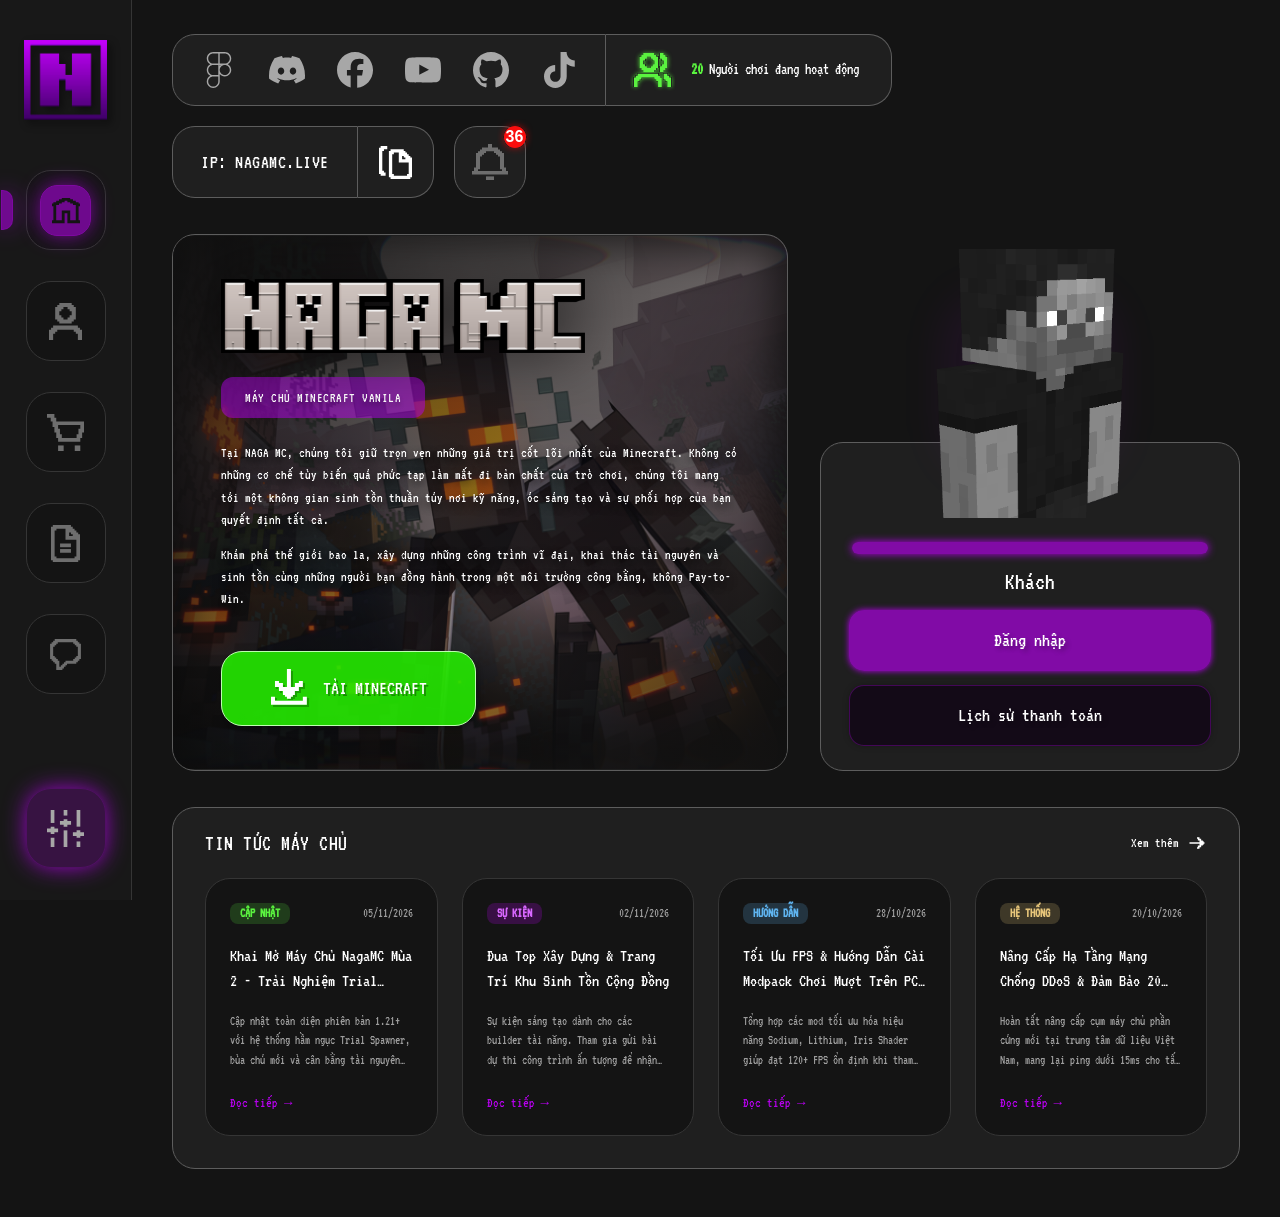
<file: public/index.html>
<!DOCTYPE html>
<html lang="vi">
<head>
  <meta charset="UTF-8">
  <meta name="viewport" content="width=device-width, initial-scale=1.0">
  <title>Trang Chủ · NagaMC Store</title>
  <link rel="icon" type="image/png" href="assets/images/banners/NBLRB.png">
  <link rel="preconnect" href="https://fonts.googleapis.com">
  <link rel="preconnect" href="https://fonts.gstatic.com" crossorigin>
  <link href="https://fonts.googleapis.com/css2?family=VT323&display=swap" rel="stylesheet">
  <link rel="stylesheet" href="assets/css/index.css">
</head>
<body>

  <!-- =====================================================================
       1. SIDEBAR (DASHBAR BÊN TRÁI 132px - CĂN CHUẨN THẲNG ĐỨNG)
       ===================================================================== -->
  <aside class="dashbar">
    <a href="index.html" title="NagaMC Store">
      <img class="dashbar__logo" src="assets/images/index/ng1.png" alt="NagaMC Logo">
    </a>

    <nav class="dashbar__nav">
      <!-- Nút Trang chủ (Active theo chuẩn Figma) -->
      <a class="dashbar__btn dashbar__btn--home" href="index.html" aria-label="Trang chủ" title="Trang chủ">
        <span class="home-indicator" aria-hidden="true"></span>
        <span class="home-glow-box">
          <svg class="home-icon" viewBox="0 0 31 31">
            <path d="M29.43 8.35V6.8H26.33V5.25H23.23V3.7H20.14V2.15H10.84V3.7H7.74V5.25H4.65V6.8H1.55V8.35H0V11.45H1.55V26.94H0V30.04H13.94V19.2H17.04V30.04H30.98V26.94H29.43V11.45H30.98V8.35H29.43ZM26.33 26.94H20.14V16.1H10.84V26.94H4.65V9.9H7.74V8.35H10.84V6.8H13.94V5.25H17.04V6.8H20.14V8.35H23.23V9.9H26.33V26.94Z"/>
          </svg>
        </span>
      </a>

      <!-- Tài khoản / Đăng nhập -->
      <a class="dashbar__btn" href="login.html" aria-label="Tài khoản" title="Tài khoản">
        <img src="assets/images/index/person.svg" alt="Account">
      </a>

      <!-- Cửa hàng vật phẩm -->
      <a class="dashbar__btn" href="#shop" aria-label="Cửa hàng" title="Cửa hàng">
        <img src="assets/images/index/cart.svg" alt="Shop">
      </a>

      <!-- Điều khoản & Hướng dẫn -->
      <a class="dashbar__btn" href="#terms" aria-label="Điều khoản" title="Điều khoản">
        <img src="assets/images/index/copy-doc.svg" alt="Terms">
      </a>

      <!-- Cộng đồng / Diễn đàn -->
      <a class="dashbar__btn" href="#community" aria-label="Cộng đồng" title="Cộng đồng">
        <img src="assets/images/index/bubble.svg" alt="Community">
      </a>
    </nav>

    <!-- Nút Cài đặt (Dưới cùng) -->
    <div class="dashbar__footer">
      <a class="dashbar__btn dashbar__btn--settings" href="#settings" aria-label="Cài đặt" title="Cài đặt">
        <img src="assets/images/index/settings-btn.svg" alt="Settings">
      </a>
    </div>
  </aside>

  <!-- =====================================================================
       2. NỘI DUNG CHÍNH (MAIN LAYOUT)
       ===================================================================== -->
  <main class="main-layout">

    <!-- ========== HEADER ROW ========== -->
    <header class="header-bar">
      <!-- Nhóm mạng xã hội + Số người online -->
      <div class="header-left">
        <div class="social-bar">
          <a class="social-link" href="https://discord.gg" target="_blank" rel="noopener" title="Discord">
            <img src="assets/images/index/social-1.svg" alt="Discord">
          </a>
          <a class="social-link" href="https://facebook.com" target="_blank" rel="noopener" title="Facebook">
            <img src="assets/images/index/social-2.svg" alt="Facebook">
          </a>
          <a class="social-link" href="https://youtube.com" target="_blank" rel="noopener" title="YouTube">
            <img src="assets/images/index/social-3.svg" alt="YouTube">
          </a>
          <a class="social-link" href="https://tiktok.com" target="_blank" rel="noopener" title="TikTok">
            <img src="assets/images/index/social-4.svg" alt="TikTok">
          </a>
          <a class="social-link" href="https://instagram.com" target="_blank" rel="noopener" title="Instagram">
            <img src="assets/images/index/social-5.svg" alt="Instagram">
          </a>
          <a class="social-link" href="https://threads.net" target="_blank" rel="noopener" title="Threads">
            <img src="assets/images/index/social-6.svg" alt="Social">
          </a>
        </div>

        <div class="online-status">
          <img class="online-status__icon" src="assets/images/index/person-group.svg" alt="" aria-hidden="true">
          <p class="online-status__text">
            <span class="online-status__count">20</span>
            <span class="online-status__label">Người chơi đang hoạt động</span>
          </p>
        </div>
      </div>

      <!-- Nhóm Sao chép IP Server + Nút Thông báo -->
      <div class="header-right">
        <div class="ip-widget" id="ip-copy-widget" title="Bấm để sao chép địa chỉ IP">
          <div class="ip-widget__pill">IP: NAGAMC.LIVE</div>
          <button class="ip-widget__copy-btn" aria-label="Sao chép IP máy chủ">
            <img src="assets/images/index/paste-doc.svg" alt="Copy">
          </button>
        </div>

        <button class="notif-btn" id="notif-btn" aria-label="Thông báo hệ thống">
          <img src="assets/images/index/call-on.svg" alt="Notifications">
          <span class="notif-badge">36</span>
        </button>
      </div>
    </header>

    <!-- ========== MIDDLE ROW: HERO BANNER & USER PROFILE ========== -->
    <section class="middle-row">

      <!-- HERO BANNER -->
      <article class="hero-card">
        <div class="hero-content">
          <img class="hero-logo" src="assets/images/index/nagamc-logo.png" alt="NagaMC">
          
          <div class="hero-badge">MÁY CHỦ MINECRAFT VANILA</div>

          <div class="hero-desc">
            <p>Tại NAGA MC, chúng tôi giữ trọn vẹn những giá trị cốt lõi nhất của Minecraft. Không có những cơ chế tùy biến quá phức tạp làm mất đi bản chất của trò chơi, chúng tôi mang tới một không gian sinh tồn thuần túy nơi kỹ năng, óc sáng tạo và sự phối hợp của bạn quyết định tất cả.</p>
            <p>Khám phá thế giới bao la, xây dựng những công trình vĩ đại, khai thác tài nguyên và sinh tồn cùng những người bạn đồng hành trong một môi trường công bằng, không Pay-to-Win.</p>
          </div>

          <!-- Nút tải Minecraft ở GÓC TRÁI BÊN DƯỚI của ô Hero -->
          <a class="hero-download-btn" href="https://llaun.ch/en" target="_blank" rel="noopener">
            <img src="assets/images/index/download.svg" alt="" aria-hidden="true">
            <span>TẢI MINECRAFT</span>
          </a>
        </div>
      </article>

      <!-- USER PROFILE QUICK WIDGET (STEVE ĐỨNG ĐÚNG VỊ TRÍ FIGMA) -->
      <aside class="profile-widget">
        <!-- Steve Avatar nhô lên 193px trên đỉnh card, đứng chạm vào vạch tím -->
        <div class="profile-avatar-wrap">
          <img class="profile-avatar-glow" src="assets/images/index/steve-glow.svg" alt="" aria-hidden="true">
          <img class="profile-avatar-img" src="assets/images/index/steve.png" alt="Steve Avatar">
        </div>

        <div class="profile-card">
          <div class="profile-accent-bar" aria-hidden="true"></div>

          <div class="profile-username" id="profile-display-name">peter</div>

          <div class="profile-actions">
            <div class="profile-btn-row">
              <a class="profile-btn-main" id="profile-action-btn" href="login.html">Đăng nhập</a>
              <button class="profile-btn-icon" id="profile-logout-btn" aria-label="Đăng xuất" title="Đăng xuất">
                <img src="assets/images/index/block-person.svg" alt="">
              </button>
            </div>

            <a class="profile-btn-sub" href="#history">Lịch sử thanh toán</a>
          </div>
        </div>
      </aside>

    </section>

    <!-- ========== BOTTOM ROW: BẢN TIN & THÔNG BÁO MÁY CHỦ (NEWS SECTION) ========== -->
    <section class="news-section">
      <div class="news-header">
        <h2 class="news-title">TIN TỨC MÁY CHỦ</h2>
        <a class="news-more-link" href="#news">
          <span>Xem thêm</span>
          <img src="assets/images/index/left-arrow.svg" alt="">
        </a>
      </div>

      <div class="news-grid">
        <!-- Bài viết 1 -->
        <article class="news-card">
          <div class="news-card__top">
            <span class="news-card__tag tag--update">CẬP NHẬT</span>
            <span class="news-card__date">05/11/2026</span>
          </div>
          <h3 class="news-card__title">Khai Mở Máy Chủ NagaMC Mùa 2 - Trải Nghiệm Trial Chambers</h3>
          <p class="news-card__desc">Cập nhật toàn diện phiên bản 1.21+ với hệ thống hầm ngục Trial Spawner, bùa chú mới và cân bằng tài nguyên sinh tồn thuần Vanilla.</p>
          <a class="news-card__read" href="#news">Đọc tiếp →</a>
        </article>

        <!-- Bài viết 2 -->
        <article class="news-card">
          <div class="news-card__top">
            <span class="news-card__tag tag--event">SỰ KIỆN</span>
            <span class="news-card__date">02/11/2026</span>
          </div>
          <h3 class="news-card__title">Đua Top Xây Dựng & Trang Trí Khu Sinh Tồn Cộng Đồng</h3>
          <p class="news-card__desc">Sự kiện sáng tạo dành cho các builder tài năng. Tham gia gửi bài dự thi công trình ấn tượng để nhận phần quà và danh hiệu đặc biệt.</p>
          <a class="news-card__read" href="#news">Đọc tiếp →</a>
        </article>

        <!-- Bài viết 3 -->
        <article class="news-card">
          <div class="news-card__top">
            <span class="news-card__tag tag--guide">HƯỚNG DẪN</span>
            <span class="news-card__date">28/10/2026</span>
          </div>
          <h3 class="news-card__title">Tối Ưu FPS & Hướng Dẫn Cài Modpack Chơi Mượt Trên PC Yếu</h3>
          <p class="news-card__desc">Tổng hợp các mod tối ưu hóa hiệu năng Sodium, Lithium, Iris Shader giúp đạt 120+ FPS ổn định khi tham gia máy chủ nagamc.live.</p>
          <a class="news-card__read" href="#news">Đọc tiếp →</a>
        </article>

        <!-- Bài viết 4 -->
        <article class="news-card">
          <div class="news-card__top">
            <span class="news-card__tag tag--system">HỆ THỐNG</span>
            <span class="news-card__date">20/10/2026</span>
          </div>
          <h3 class="news-card__title">Nâng Cấp Hạ Tầng Mạng Chống DDoS & Đảm Bảo 20 TPS 24/7</h3>
          <p class="news-card__desc">Hoàn tất nâng cấp cụm máy chủ phần cứng mới tại trung tâm dữ liệu Việt Nam, mang lại ping dưới 15ms cho tất cả người chơi.</p>
          <a class="news-card__read" href="#news">Đọc tiếp →</a>
        </article>
      </div>
    </section>

  </main>

  <!-- Toast Thông Báo Tiện Ích -->
  <div id="app-toast" class="toast-msg" role="status" aria-live="polite"></div>

  <!-- Scripts -->
  <script src="assets/js/config.js"></script>
  <script src="assets/js/index.js"></script>
</body>
</html>
</file>
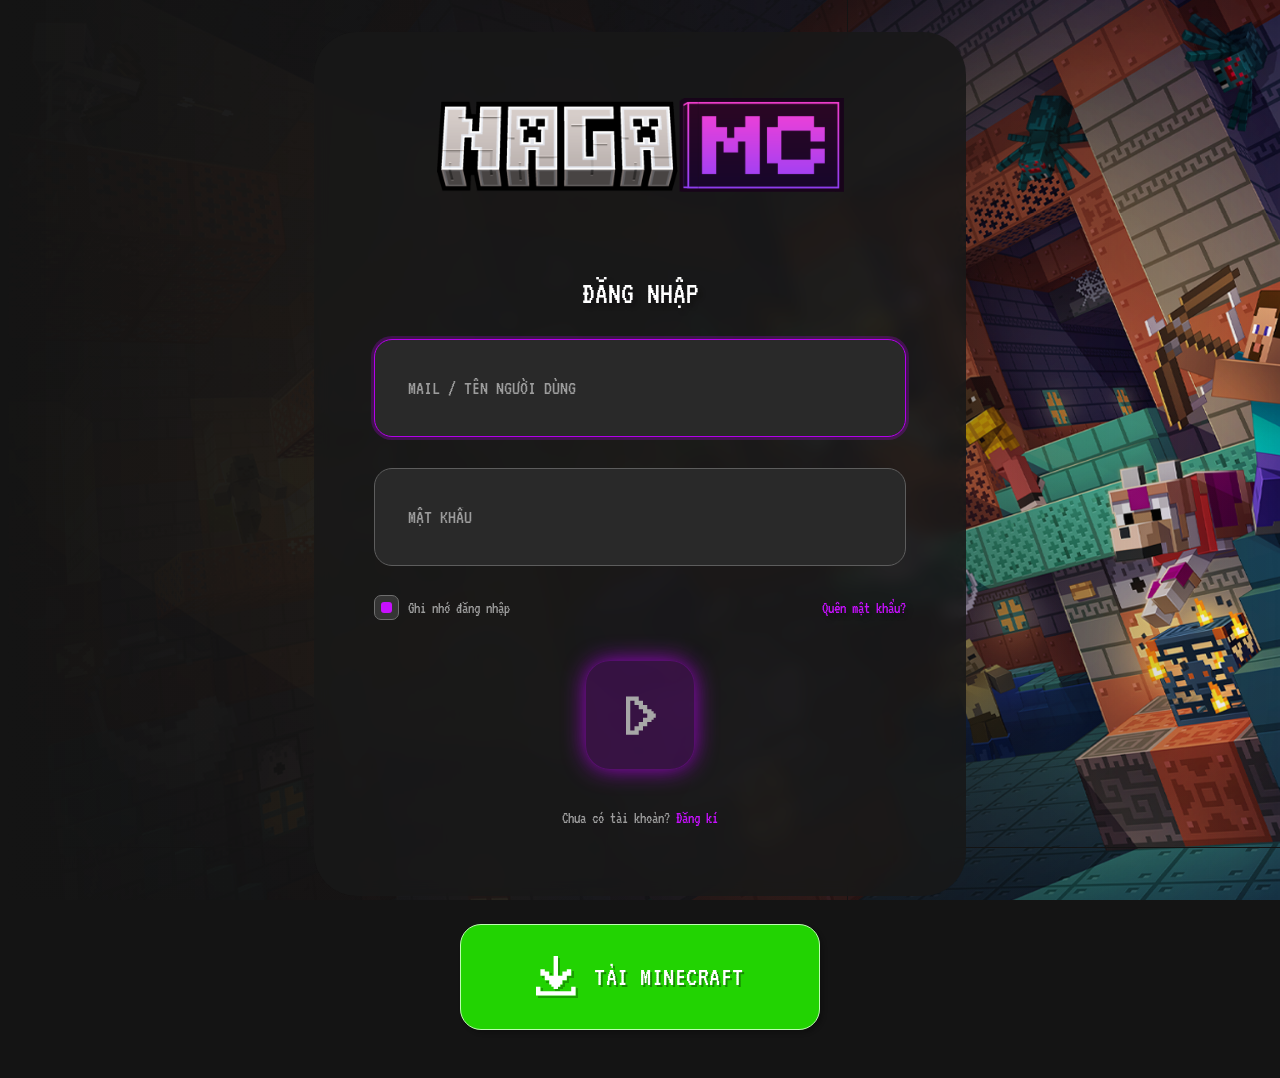
<file: public/auth.html>
<!DOCTYPE html>
<html lang="vi">
<head>
  <meta charset="UTF-8">
  <title>Chuyển hướng...</title>
  <script>
    if (window.location.hash === '#register' || window.location.hash === '#danhki') {
      window.location.replace('danhki.html');
    } else {
      window.location.replace('login.html');
    }
  </script>
</head>
<body>
  <p>Đang chuyển tiếp tới trang đăng nhập...</p>
</body>
</html>
</file>
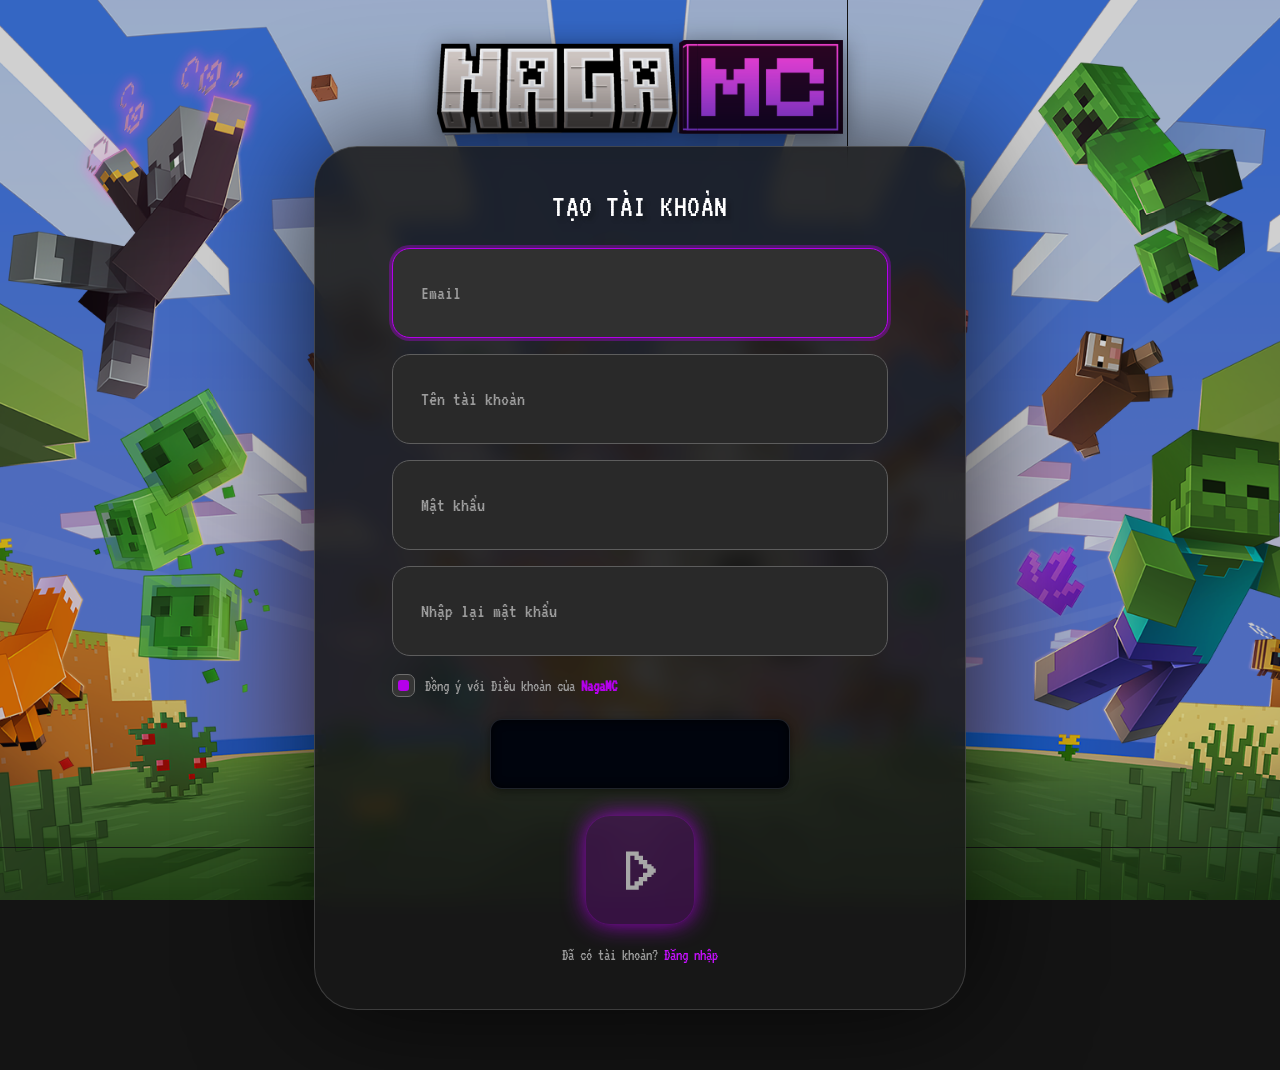
<file: public/danhki.html>
<!DOCTYPE html>
<html lang="vi">
<head>
  <meta charset="UTF-8">
  <meta name="viewport" content="width=device-width, initial-scale=1.0">
  <title>Tạo Tài Khoản · NagaMC Store</title>
  <link rel="icon" type="image/png" href="assets/images/banners/NBLRB.png">
  <link rel="preconnect" href="https://fonts.googleapis.com">
  <link rel="preconnect" href="https://fonts.gstatic.com" crossorigin>
  <link href="https://fonts.googleapis.com/css2?family=VT323&display=swap" rel="stylesheet">
  <link rel="stylesheet" href="assets/css/register.css">
  <!-- Thư viện API chính thức của Cloudflare Turnstile -->
  <script src="https://challenges.cloudflare.com/turnstile/v0/api.js" async defer></script>
</head>
<body>

  <!-- Nền Minecraft Caves & Cliffs theo chuẩn Figma frame "danhki" (Node 108:135) -->
  <div class="register-bg" aria-hidden="true"></div>
  <div class="register-overlay" aria-hidden="true"></div>

  <main class="register-viewport">
    <div class="register-wrapper">
      <!-- Logo NAGAMC-TITLE căn đỉnh phía trên thẻ -->
      <img class="register-logo" src="assets/images/login/nagamc-title.png" alt="NagaMC Store">

      <!-- Thẻ chính (Card) căn giữa 652px -->
      <section class="register-card">
        <h1 class="register-title">TẠO TÀI KHOẢN</h1>

        <!-- Hộp thông báo phản hồi từ Backend -->
        <div id="auth-alert" class="register-alert" role="alert" hidden></div>

        <!-- Biểu mẫu nhập liệu 4 trường theo đúng thứ tự Figma -->
        <form id="form-register" class="register-form" autocomplete="on" novalidate>
          
          <!-- 1. Email -->
          <input class="register-input" type="email" id="reg-email" name="email"
                 placeholder="Email" autocomplete="email" required autofocus>

          <!-- 2. Tên tài khoản -->
          <input class="register-input" type="text" id="reg-username" name="username"
                 placeholder="Tên tài khoản" autocomplete="username" required>

          <!-- 3. Mật khẩu -->
          <input class="register-input" type="password" id="reg-password" name="password"
                 placeholder="Mật khẩu" autocomplete="new-password" required>

          <!-- 4. Nhập lại mật khẩu -->
          <input class="register-input" type="password" id="reg-confirm" name="confirm_password"
                 placeholder="Nhập lại mật khẩu" autocomplete="new-password" required>

          <!-- 5. Hàng điều khoản với checkbox và chữ NagaMC tím -->
          <div class="register-terms">
            <label class="register-check">
              <input type="checkbox" id="reg-terms" name="terms" required checked>
              <span class="register-check__box" aria-hidden="true"></span>
              <span>Đồng ý với Điều khoản của <a href="#terms" class="register-terms__brand">NagaMC</a></span>
            </label>
          </div>

          <!-- 6. Ô ĐEN VERIFY CLOUDFLARE BÊN DƯỚI NÚT ĐIỀU KHOẢN (FIGMA NODE 113:83) -->
          <div class="register-cf-box" id="cf-turnstile-container" title="Xác thực bảo mật Cloudflare Turnstile">
            <div class="cf-turnstile" id="cf-turnstile-widget"
                 data-sitekey="0x4AAAAAAF2aRkAHo9L7uJl7"
                 data-theme="dark"
                 data-size="normal"></div>
          </div>

          <!-- 7. Nút gửi phát sáng màu tím với icon Play (110px x 110px) -->
          <button type="submit" class="register-submit" aria-label="Tạo tài khoản">
            <img src="assets/images/login/play.svg" alt="" width="51" height="51">
          </button>
        </form>

        <!-- 8. Liên kết quay lại đăng nhập -->
        <p class="register-card__login">
          Đã có tài khoản? <a href="login.html">Đăng nhập</a>
        </p>
      </section>
    </div>
  </main>

  <script src="assets/js/config.js"></script>
  <script src="assets/js/register.js"></script>
</body>
</html>
</file>
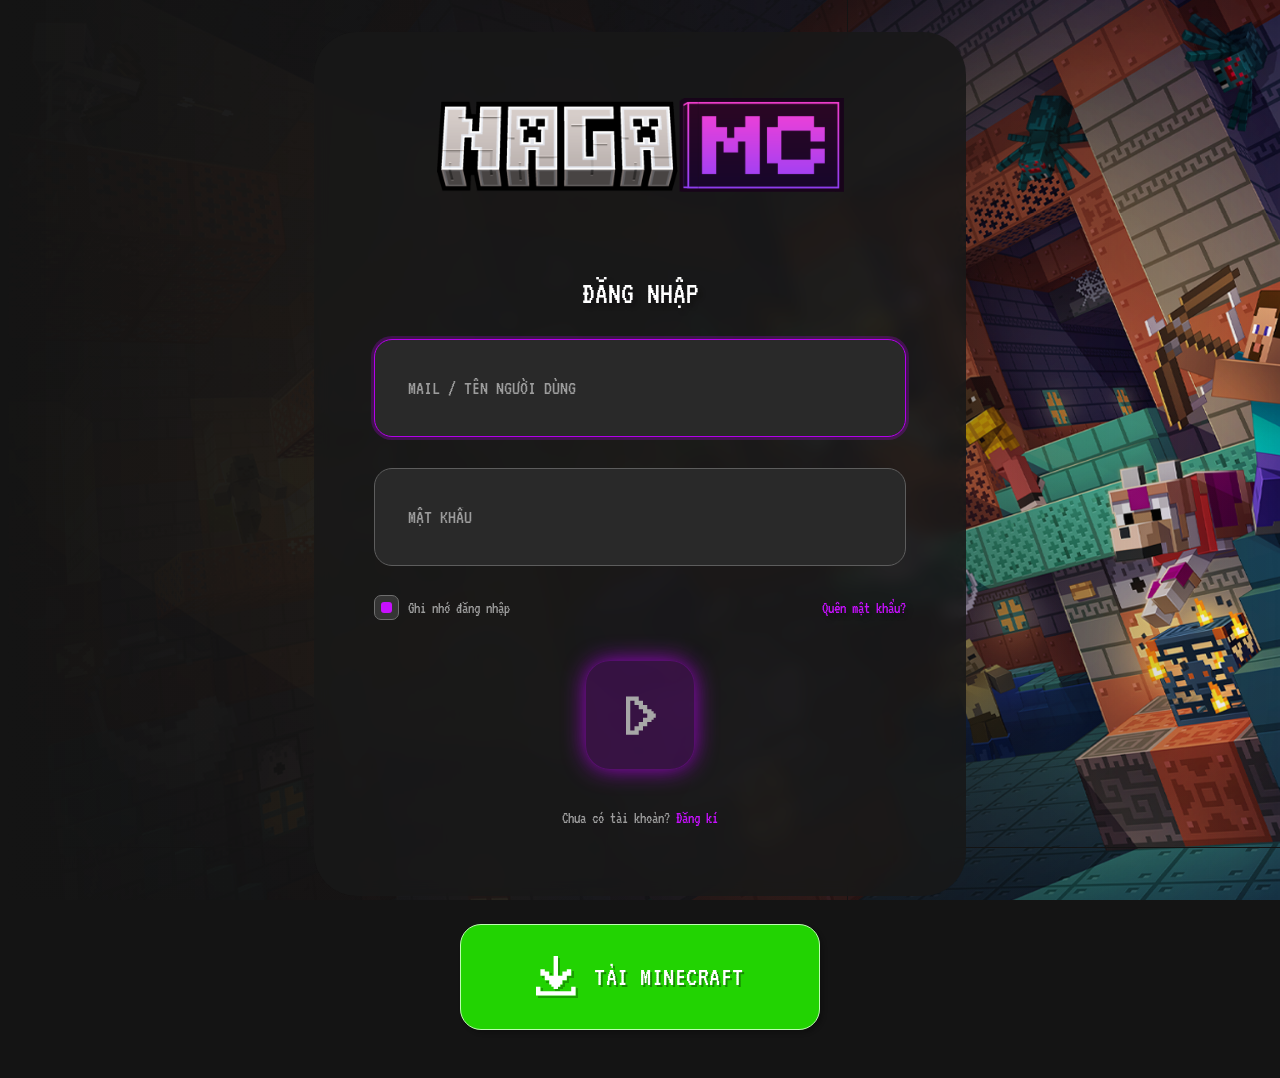
<file: public/login.html>
<!DOCTYPE html>
<html lang="vi">
<head>
  <meta charset="UTF-8">
  <meta name="viewport" content="width=device-width, initial-scale=1.0">
  <title>Đăng Nhập · NagaMC Store</title>
  <link rel="icon" type="image/png" href="assets/images/banners/NBLRB.png">
  <link rel="preconnect" href="https://fonts.googleapis.com">
  <link rel="preconnect" href="https://fonts.gstatic.com" crossorigin>
  <link href="https://fonts.googleapis.com/css2?family=VT323&display=swap" rel="stylesheet">
  <link rel="stylesheet" href="assets/css/login.css">
</head>
<body>
  <main class="login">
    <div class="login__bg" aria-hidden="true"></div>
    <div class="login__shade" aria-hidden="true"></div>

    <div class="login__inner">
      <section class="login-card">
        <img class="login-card__logo" src="assets/images/login/nagamc-title.png" alt="NagaMC">

        <h1 class="login-card__title">ĐĂNG NHẬP</h1>

        <div id="auth-alert" class="login-alert" role="alert" hidden></div>

        <form id="form-login" class="login-form" autocomplete="on" novalidate>
          <input class="login-input" type="text" id="login-username" name="username"
                 placeholder="MAIL / TÊN NGƯỜI DÙNG" autocomplete="username" required autofocus>
          <input class="login-input" type="password" id="login-password" name="password"
                 placeholder="MẬT KHẨU" autocomplete="current-password" required>

          <div class="login-form__row">
            <label class="login-check">
              <input type="checkbox" id="login-remember" name="remember" checked>
              <span class="login-check__box" aria-hidden="true"></span>
              <span>Ghi nhớ đăng nhập</span>
            </label>
            <a class="login-link" href="qumk.html">Quên mật khẩu?</a>
          </div>

          <button type="submit" class="login-submit" aria-label="Đăng nhập">
            <img src="assets/images/login/play.svg" alt="" width="51" height="51">
          </button>
        </form>

        <p class="login-card__register">
          Chưa có tài khoản? <a href="danhki.html">Đăng kí</a>
        </p>
      </section>

      <!-- Nút tải Minecraft: Trên Desktop bám góc phải dưới, trên mobile nằm dưới thẻ -->
      <a class="login-download" href="https://llaun.ch/en" target="_blank" rel="noopener">
        <img class="login-download__icon" src="assets/images/login/download.svg" alt="" aria-hidden="true">
        <span class="login-download__label">TẢI MINECRAFT</span>
      </a>
    </div>
  </main>

  <script src="assets/js/config.js"></script>
  <script src="assets/js/login.js"></script>
</body>
</html>
</file>
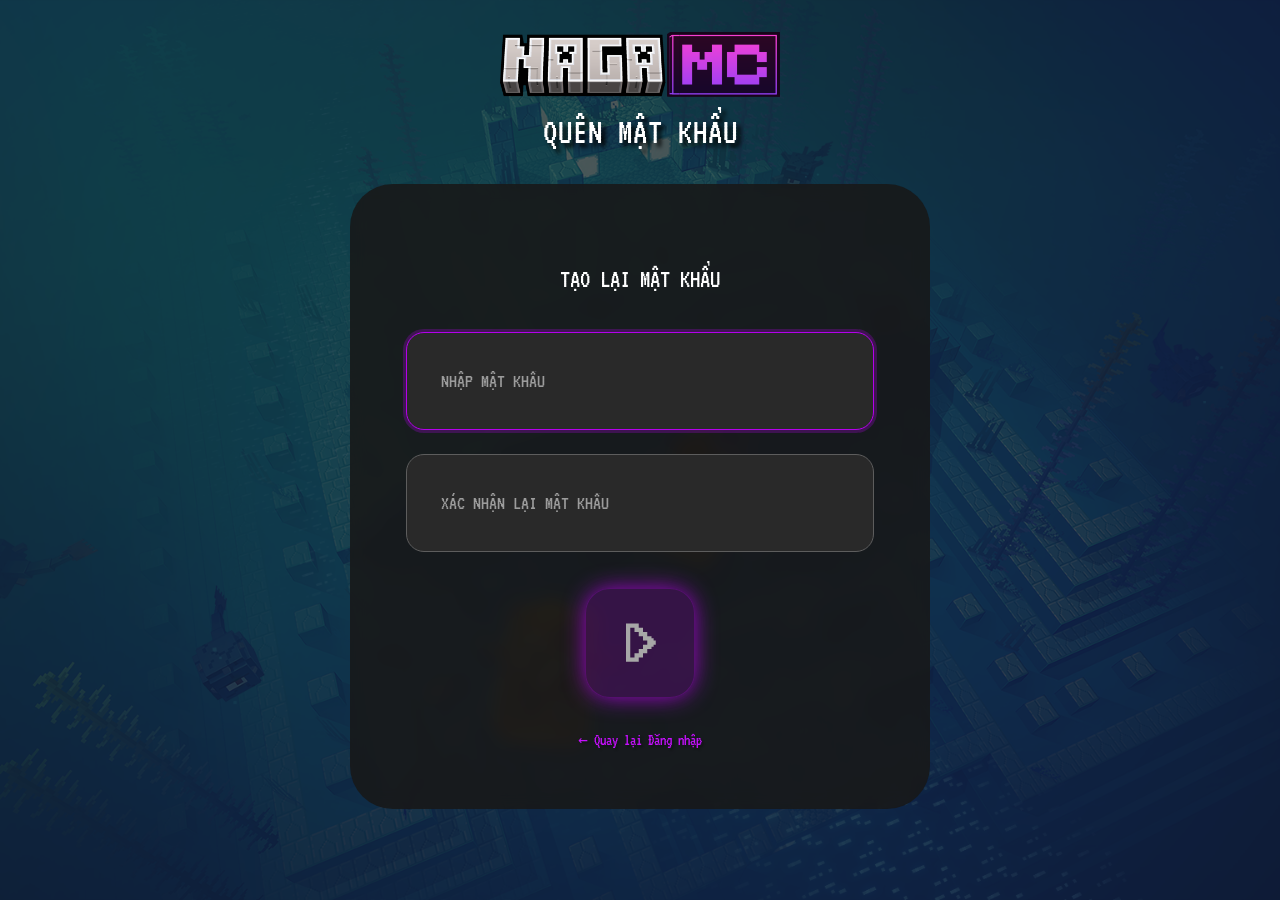
<file: public/nlmk.html>
<!DOCTYPE html>
<html lang="vi">
<head>
  <meta charset="UTF-8">
  <meta name="viewport" content="width=device-width, initial-scale=1.0">
  <title>Tạo Lại Mật Khẩu · NagaMC Store</title>
  <link rel="icon" type="image/png" href="assets/images/banners/NBLRB.png">
  <link rel="preconnect" href="https://fonts.googleapis.com">
  <link rel="preconnect" href="https://fonts.gstatic.com" crossorigin>
  <link href="https://fonts.googleapis.com/css2?family=VT323&display=swap" rel="stylesheet">
  <link rel="stylesheet" href="assets/css/qumk.css">
</head>
<body>
  <main class="qumk">
    <!-- Nền Ocean Monument & Lớp phủ gradient tối phía sau card theo Figma Node 108:160 & 108:161 -->
    <div class="qumk__bg" aria-hidden="true"></div>
    <div class="qumk__shade" aria-hidden="true"></div>

    <div class="qumk__wrapper">
      <!-- Cạnh trái dưới: Logo NAGAMC + Chữ QUÊN MẬT KHẨU (64px) theo Figma Node 108:185 & 108:184 -->
      <div class="qumk-brand">
        <img class="qumk-brand__logo" src="assets/images/login/nagamc-title.png" alt="NagaMC">
        <h1 class="qumk-brand__title">QUÊN MẬT KHẨU</h1>
      </div>

      <!-- Cạnh phải: Thẻ Card Tạo Lại Mật Khẩu chuẩn tỉ lệ Figma Node 108:162 -->
      <section class="qumk-card nlmk-card">
        <h2 class="qumk-card__title nlmk-title">TẠO LẠI MẬT KHẨU</h2>

        <div id="auth-alert" class="login-alert" role="alert" hidden></div>

        <form id="form-nlmk" class="nlmk-form" autocomplete="off" novalidate>
          <!-- Ô 1: Nhập mật khẩu (Figma Node 108:194: top 402px, h 98px) -->
          <input class="login-input nlmk-input" type="password" id="nlmk-password" name="password"
                 placeholder="NHẬP MẬT KHẨU" autocomplete="new-password" required autofocus>

          <!-- Ô 2: Xác nhận lại mật khẩu (Figma Node 108:198: top 524px, h 98px, cách Ô 1 đúng 24px) -->
          <input class="login-input nlmk-input" type="password" id="nlmk-confirm" name="confirm_password"
                 placeholder="XÁC NHẬN LẠI MẬT KHẨU" autocomplete="new-password" required>

          <!-- Nút gửi tím phát sáng (Figma Node 108:165: top 675px, size 110px, cách Ô 2 đúng 53px) -->
          <button type="submit" class="login-submit nlmk-submit" aria-label="Xác nhận tạo lại mật khẩu">
            <img src="assets/images/login/play.svg" alt="" width="51" height="51">
          </button>
        </form>

        <div class="qumk-card__back nlmk-back">
          <a href="login.html">← Quay lại Đăng nhập</a>
        </div>
      </section>
    </div>
  </main>

  <script src="assets/js/config.js"></script>
  <script src="assets/js/nlmk.js"></script>
</body>
</html>
</file>
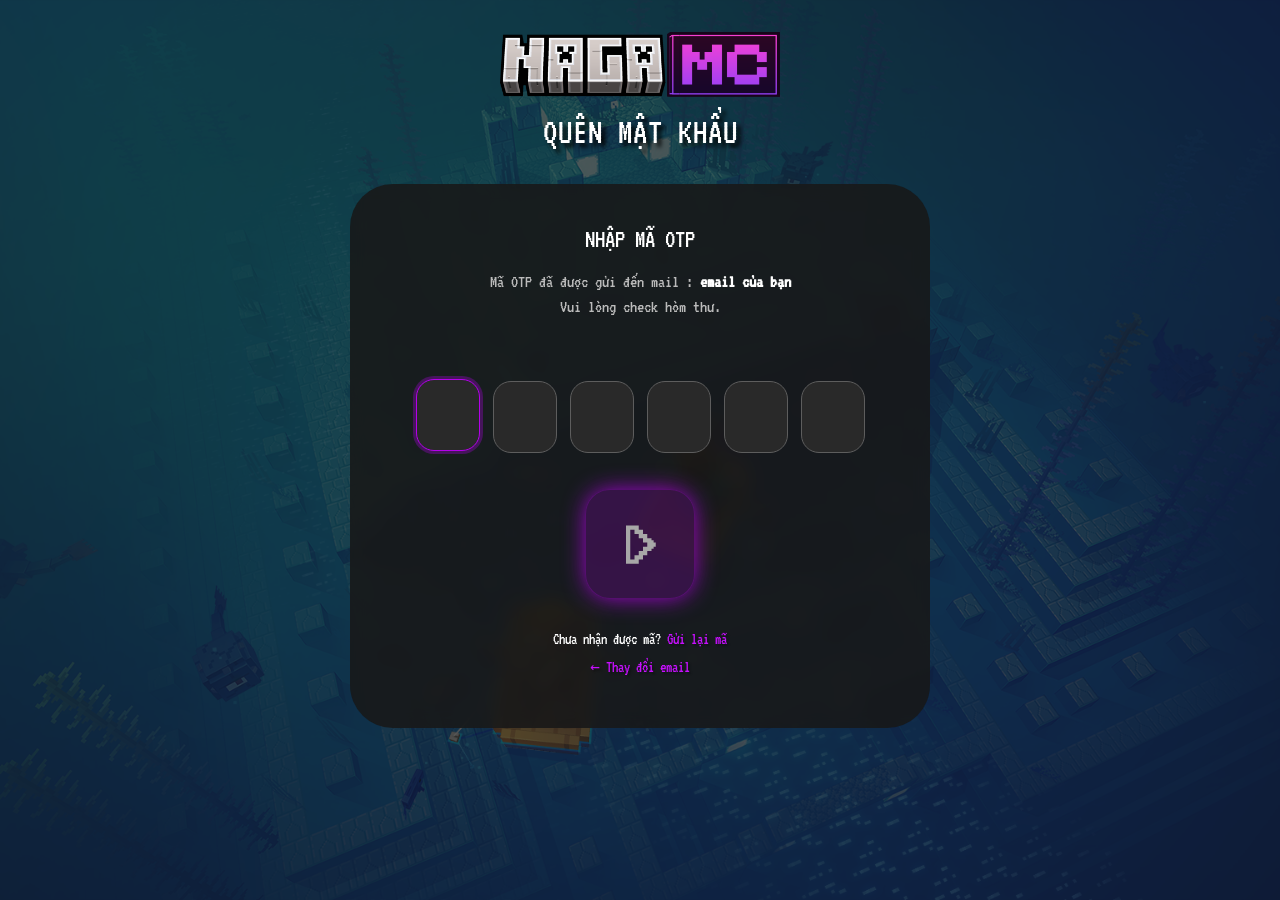
<file: public/otp.html>
<!DOCTYPE html>
<html lang="vi">
<head>
  <meta charset="UTF-8">
  <meta name="viewport" content="width=device-width, initial-scale=1.0">
  <title>Nhập Mã OTP · NagaMC Store</title>
  <link rel="icon" type="image/png" href="assets/images/banners/NBLRB.png">
  <link rel="preconnect" href="https://fonts.googleapis.com">
  <link rel="preconnect" href="https://fonts.gstatic.com" crossorigin>
  <link href="https://fonts.googleapis.com/css2?family=VT323&display=swap" rel="stylesheet">
  <link rel="stylesheet" href="assets/css/qumk.css">
</head>
<body>
  <main class="qumk">
    <!-- Nền Ocean Monument & Lớp phủ gradient tối phía sau card -->
    <div class="qumk__bg" aria-hidden="true"></div>
    <div class="qumk__shade" aria-hidden="true"></div>

    <div class="qumk__wrapper">
      <!-- Cạnh trái dưới: Logo NAGAMC + Chữ QUÊN MẬT KHẨU theo Figma Node 105:108 & 105:109 -->
      <div class="qumk-brand">
        <img class="qumk-brand__logo" src="assets/images/login/nagamc-title.png" alt="NagaMC">
        <h1 class="qumk-brand__title">QUÊN MẬT KHẨU</h1>
      </div>

      <!-- Cạnh phải: Thẻ Card Nhập OTP theo Figma Node 105:97 -->
      <section class="qumk-card">
        <h2 class="qumk-card__title">NHẬP MÃ OTP</h2>
        <p class="qumk-card__desc">
          Mã OTP đã được gửi đến mail : <span class="email-highlight" id="otp-user-email">...</span><br>
          Vui lòng check hòm thư.
        </p>

        <div id="auth-alert" class="login-alert" role="alert" hidden></div>

        <form id="form-otp" class="login-form" autocomplete="off" novalidate>
          <!-- 6 Ô NHẬP MÃ OTP THEO FIGMA NODE 105:117 -->
          <div class="otp-container" id="otp-inputs">
            <input class="otp-digit" type="text" maxlength="1" inputmode="numeric" pattern="[0-9]*" required autofocus>
            <input class="otp-digit" type="text" maxlength="1" inputmode="numeric" pattern="[0-9]*" required>
            <input class="otp-digit" type="text" maxlength="1" inputmode="numeric" pattern="[0-9]*" required>
            <input class="otp-digit" type="text" maxlength="1" inputmode="numeric" pattern="[0-9]*" required>
            <input class="otp-digit" type="text" maxlength="1" inputmode="numeric" pattern="[0-9]*" required>
            <input class="otp-digit" type="text" maxlength="1" inputmode="numeric" pattern="[0-9]*" required>
          </div>

          <!-- Nút gửi tím phát sáng theo Figma Node 105:100 -->
          <button type="submit" class="login-submit" aria-label="Xác nhận mã OTP">
            <img src="assets/images/login/play.svg" alt="" width="51" height="51">
          </button>
        </form>

        <div class="qumk-card__back">
          <p>Chưa nhận được mã? <a href="#" id="btn-resend-otp">Gửi lại mã</a></p>
          <p><a href="qumk.html">← Thay đổi email</a></p>
        </div>
      </section>
    </div>
  </main>

  <script src="assets/js/config.js"></script>
  <script src="assets/js/otp.js"></script>
</body>
</html>
</file>
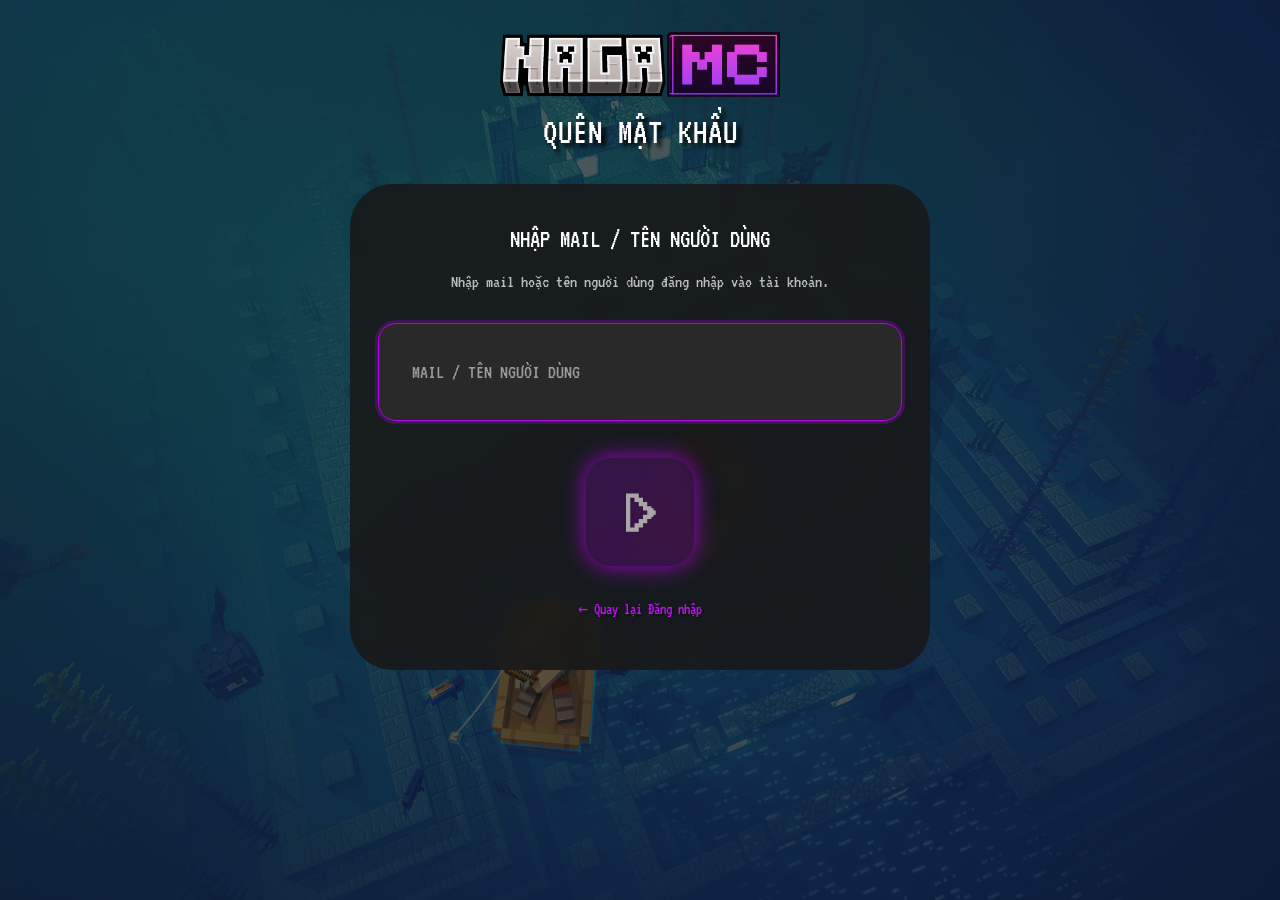
<file: public/qumk.html>
<!DOCTYPE html>
<html lang="vi">
<head>
  <meta charset="UTF-8">
  <meta name="viewport" content="width=device-width, initial-scale=1.0">
  <title>Quên Mật Khẩu · NagaMC Store</title>
  <link rel="icon" type="image/png" href="assets/images/banners/NBLRB.png">
  <link rel="preconnect" href="https://fonts.googleapis.com">
  <link rel="preconnect" href="https://fonts.gstatic.com" crossorigin>
  <link href="https://fonts.googleapis.com/css2?family=VT323&display=swap" rel="stylesheet">
  <link rel="stylesheet" href="assets/css/qumk.css">
</head>
<body>
  <main class="qumk">
    <!-- Nền Ocean Monument & Lớp phủ gradient tối phía sau card -->
    <div class="qumk__bg" aria-hidden="true"></div>
    <div class="qumk__shade" aria-hidden="true"></div>

    <div class="qumk__wrapper">
      <!-- Cạnh trái dưới: Logo NAGAMC + Chữ QUÊN MẬT KHẨU (64px) theo Figma Node 97:282 & 97:288 -->
      <div class="qumk-brand">
        <img class="qumk-brand__logo" src="assets/images/login/nagamc-title.png" alt="NagaMC">
        <h1 class="qumk-brand__title">QUÊN MẬT KHẨU</h1>
      </div>

      <!-- Cạnh phải: Thẻ Form nhập thông tin theo Figma Node 97:279 -->
      <section class="qumk-card">
        <h2 class="qumk-card__title">NHẬP MAIL / TÊN NGƯỜI DÙNG</h2>
        <p class="qumk-card__desc">Nhập mail hoặc tên người dùng đăng nhập vào tài khoản.</p>

        <div id="auth-alert" class="login-alert" role="alert" hidden></div>

        <form id="form-forgot" class="login-form" autocomplete="on" novalidate>
          <input class="login-input" type="text" id="forgot-email" name="email"
                 placeholder="MAIL / TÊN NGƯỜI DÙNG" autocomplete="username email" required autofocus>

          <button type="submit" class="login-submit" aria-label="Xác nhận gửi">
            <img src="assets/images/login/play.svg" alt="" width="51" height="51">
          </button>
        </form>

        <div class="qumk-card__back">
          <a href="login.html">← Quay lại Đăng nhập</a>
        </div>
      </section>
    </div>
  </main>

  <script src="assets/js/config.js"></script>
  <script src="assets/js/qumk.js"></script>
</body>
</html>
</file>
<file: public/assets/css/index.css>
/* ==========================================================================
   NAGAMC STORE — HOMEPAGE (index)
   Thiết kế chuẩn Figma Frame "index" (Node 85:407, 1980x1080)
   Đã tối ưu:
   1. Nút Tải Minecraft nằm ở GÓC TRÁI BÊN DƯỚI của ô Hero.
   2. Các nút trên Sidebar (Dashbar 132px) căn thẳng hàng trục giữa đứng 100%.
   3. Nút Home active: Đúng hiệu ứng Figma (ô tím phát sáng bo 17px, icon nhà đen, thanh neon tím ở mép trái).
   4. Nhân vật Steve 3D: Căn chuẩn vị trí nhô lên trên đỉnh thẻ Hồ sơ (overlap 76px, đứng trên thanh tím).
   5. Khung dưới cùng: Đúng nội dung TIN TỨC MÁY CHỦ (4 card tin tức, tag, ngày tháng, tóm tắt).
   ========================================================================== */

:root {
  --lg-font: 'Minecraft F2D V1.42', 'Minecraft', 'VT323', monospace;
  --bg-page: #141414;
  --bg-sidebar: #181818;
  --bg-card: #1f1f1f;
  --bg-card-inner: #141414;
  --border-sidebar: #353535;
  --border-card: #5d5d5d;
  --purple-accent: #b400eb;
  --purple-glow: rgba(180, 0, 235, 0.56);
  --green-btn: rgba(37, 241, 1, 0.87);
  --green-border: #bdffb1;
  --green-text: #5af33f;
  --text-muted: #9c9c9c;
}

* { margin: 0; padding: 0; box-sizing: border-box; }
[hidden] { display: none !important; }

html {
  min-height: 100%;
}

body {
  font-family: var(--lg-font);
  background: var(--bg-page);
  color: #fff;
  min-height: 100vh;
  overflow-x: hidden;
}

/* ==========================================================================
   1. DASHBAR (SIDEBAR BÊN TRÁI 132px - CĂN CHUẨN THẲNG ĐỨNG)
   ========================================================================== */
.dashbar {
  position: fixed;
  left: 0;
  top: 0;
  bottom: 0;
  width: 132px;
  background: var(--bg-sidebar);
  border-right: 1px solid var(--border-sidebar);
  display: flex;
  flex-direction: column;
  align-items: center; /* Căn thẳng hàng trục giữa đứng */
  padding: 40px 0 32px;
  z-index: 100;
  overflow: hidden; /* Tránh thanh cuộn làm lệch tâm */
}

.dashbar__logo {
  display: block;
  width: 83px;
  height: 80px;
  object-fit: contain;
  filter: drop-shadow(4px 4px 4px rgba(0, 0, 0, 0.42));
  margin-bottom: 50px;
  transition: transform .2s;
}
.dashbar__logo:hover {
  transform: scale(1.05);
}

.dashbar__nav {
  display: flex;
  flex-direction: column;
  align-items: center;
  gap: 31px; /* Đúng khoảng cách 31px trong Figma */
  width: 100%;
}

/* Nút thông thường 80x80 */
.dashbar__btn {
  position: relative;
  width: 80px;
  height: 80px;
  border-radius: 25px;
  background: #141414;
  border: 1px solid var(--border-sidebar);
  display: flex;
  align-items: center;
  justify-content: center;
  color: #fff;
  text-decoration: none;
  cursor: pointer;
  margin: 0 auto;
  transition: border-color .2s, box-shadow .2s, transform .15s;
}
.dashbar__btn:hover {
  border-color: var(--purple-accent);
  box-shadow: 0 0 16px -2px var(--purple-accent);
  transform: translateY(-2px);
}
.dashbar__btn img {
  display: block;
  width: 37px;
  height: 37px;
  object-fit: contain;
  pointer-events: none;
}

/* Nút HOME ACTIVE THEO ĐÚNG BẢN FIGMA */
.dashbar__btn--home {
  border-color: #353535;
  background: #141414;
}
.home-glow-box {
  width: 51px;
  height: 51px;
  border-radius: 17px;
  background: rgba(180, 0, 235, 0.56);
  border: 1px solid #7E09A1;
  box-shadow: 0 0 25px -5px #B400EB;
  display: flex;
  align-items: center;
  justify-content: center;
}
.home-icon {
  width: 28px;
  height: 28px;
  fill: #141414;
  display: block;
}
/* Thanh neon tím chỉ thị ở mép trái của Dashbar */
.home-indicator {
  position: absolute;
  left: -26px; /* Chạm thẳng mép trái thanh bar (132 - 80) / 2 = 26px */
  top: 50%;
  transform: translateY(-50%);
  width: 12px;
  height: 40px;
  border-radius: 0 10px 10px 0;
  background: rgba(180, 0, 235, 0.56);
  border: 1px solid rgba(180, 0, 235, 0.2);
  box-shadow: 0 0 25px -3px #b400eb;
}

/* Nút Cài đặt dưới cùng */
.dashbar__footer {
  margin-top: auto;
  padding-top: 24px;
}
.dashbar__btn--settings {
  background: rgba(180, 0, 235, 0.2);
  border: 1px solid rgba(180, 0, 235, 0.2);
  box-shadow: 0 0 25px -3px var(--purple-accent);
}
.dashbar__btn--settings:hover {
  box-shadow: 0 0 32px 0 var(--purple-accent);
}

/* ==========================================================================
   2. MAIN LAYOUT CONTAINER
   ========================================================================== */
.main-layout {
  margin-left: 132px;
  padding: 34px 40px 48px;
  display: flex;
  flex-direction: column;
  gap: 36px;
  max-width: 1848px;
  box-sizing: border-box;
}

/* ==========================================================================
   3. HEADER ROW
   ========================================================================== */
.header-bar {
  display: flex;
  align-items: center;
  justify-content: space-between;
  gap: 20px;
  flex-wrap: wrap;
}

.header-left {
  display: flex;
  align-items: center;
}

/* Cụm Mạng Xã Hội */
.social-bar {
  height: 72px;
  background: var(--bg-card);
  border: 1px solid var(--border-card);
  border-radius: 23px 0 0 23px;
  display: flex;
  align-items: center;
  padding: 0 28px;
  gap: 32px;
}
.social-link {
  display: flex;
  align-items: center;
  justify-content: center;
  width: 36px;
  height: 36px;
  transition: transform .15s, opacity .15s;
}
.social-link:hover {
  transform: scale(1.15);
  opacity: .9;
}
.social-link img {
  width: 36px;
  height: 36px;
}

/* Khung Online Players */
.online-status {
  height: 72px;
  background: var(--bg-card);
  border: 1px solid var(--border-card);
  border-left: none;
  border-radius: 0 23px 23px 0;
  display: flex;
  align-items: center;
  padding: 0 32px 0 24px;
  gap: 16px;
}
.online-status__icon {
  width: 45px;
  height: 45px;
  object-fit: contain;
}
.online-status__text {
  font-size: 16px;
  line-height: 1.2;
}
.online-status__count {
  color: var(--green-text);
  font-weight: 600;
}

.header-right {
  display: flex;
  align-items: center;
  gap: 20px;
}

/* Sao chép IP */
.ip-widget {
  display: flex;
  align-items: center;
  cursor: pointer;
  transition: transform .15s;
}
.ip-widget:hover {
  transform: translateY(-2px);
}
.ip-widget__pill {
  height: 72px;
  background: var(--bg-card);
  border: 1px solid var(--border-card);
  border-radius: 23px 0 0 23px;
  display: flex;
  align-items: center;
  padding: 0 28px;
  font-size: 20px;
  letter-spacing: 0.5px;
  white-space: nowrap;
}
.ip-widget__copy-btn {
  height: 72px;
  width: 76px;
  background: var(--bg-card);
  border: 1px solid var(--border-card);
  border-left: none;
  border-radius: 0 23px 23px 0;
  display: flex;
  align-items: center;
  justify-content: center;
  cursor: pointer;
}
.ip-widget__copy-btn img {
  width: 33px;
  height: 33px;
}

/* Thông báo */
.notif-btn {
  position: relative;
  width: 72px;
  height: 72px;
  border-radius: 23px;
  background: var(--bg-card);
  border: 1px solid var(--border-card);
  display: flex;
  align-items: center;
  justify-content: center;
  cursor: pointer;
  transition: transform .15s;
}
.notif-btn:hover {
  transform: translateY(-2px);
}
.notif-btn img {
  width: 36px;
  height: 36px;
}
.notif-badge {
  position: absolute;
  top: -8px;
  right: -8px;
  width: 36px;
  height: 36px;
  background: url('../images/index/badge-ellipse.svg') center / contain no-repeat;
  display: flex;
  align-items: center;
  justify-content: center;
  font-size: 16px;
  color: #fff;
  font-weight: 700;
}

/* ==========================================================================
   4. MIDDLE ROW: HERO BANNER & PROFILE (ĐÁY BẰNG NHAU THEO FIGMA)
   ========================================================================== */
.middle-row {
  display: grid;
  grid-template-columns: minmax(0, 1.85fr) minmax(420px, 1fr);
  gap: 32px;
  align-items: flex-end; /* Đáy của Hero và đáy của Profile Card thẳng hàng */
}

/* Hero Banner */
.hero-card {
  position: relative;
  min-height: 509px;
  border-radius: 23px;
  border: 1px solid var(--border-card);
  background: url('../images/index/hero-bg.png') center / cover no-repeat;
  overflow: hidden;
  display: flex;
  flex-direction: column;
  justify-content: space-between;
  padding: 44px 48px;
  box-shadow: inset 0 0 40px 10px rgba(0, 0, 0, 0.7);
}
.hero-card::before {
  content: '';
  position: absolute;
  inset: 0;
  background: linear-gradient(135deg, rgba(20,20,20,0.85) 0%, rgba(20,20,20,0.4) 60%, rgba(20,20,20,0.85) 100%);
  pointer-events: none;
  z-index: 1;
}

.hero-content {
  position: relative;
  z-index: 2;
  display: flex;
  flex-direction: column;
  max-width: 650px;
}

.hero-logo {
  width: 364px;
  max-width: 100%;
  height: 74px;
  object-fit: contain;
  filter: drop-shadow(0 0 30px rgba(0, 0, 0, 0.52));
  margin-bottom: 24px;
}

.hero-badge {
  display: inline-flex;
  align-items: center;
  justify-content: center;
  height: 41px;
  padding: 0 24px;
  border-radius: 12px;
  background: rgba(180, 0, 235, 0.5);
  font-size: 14px;
  letter-spacing: 0.5px;
  text-shadow: 0 4px 4px rgba(0, 0, 0, 0.25);
  margin-bottom: 24px;
  align-self: flex-start;
}

.hero-desc {
  font-size: 14px;
  line-height: 1.6;
  color: #fff;
  text-shadow: 0 4px 10px #000;
}
.hero-desc p {
  margin-bottom: 12px;
}

/* NÚT TẢI MINECRAFT: GÓC TRÁI BÊN DƯỚI CỦA Ô HERO */
.hero-download-btn {
  position: relative;
  z-index: 2;
  align-self: flex-start; /* Nằm ngay góc trái bên dưới */
  margin-top: 28px;
  width: 255px;
  height: 75px;
  border-radius: 21px;
  background: var(--green-btn);
  border: 1px solid var(--green-border);
  box-shadow: 3px 3px 4px rgba(0, 0, 0, 0.25);
  color: #fff;
  text-decoration: none;
  display: flex;
  align-items: center;
  justify-content: center;
  gap: 14px;
  padding: 0 20px;
  transition: transform .15s, box-shadow .2s;
}
.hero-download-btn:hover {
  transform: translateY(-2px);
  box-shadow: 0 6px 16px rgba(37, 241, 1, 0.35);
}
.hero-download-btn img {
  width: 38px;
  height: 38px;
  flex: none;
}
.hero-download-btn span {
  font-size: 20px;
  text-shadow: 2px 2px 0 rgba(0, 0, 0, 0.33);
}

/* ==========================================================================
   HỒ SƠ NGƯỜI DÙNG & STEVE 3D ĐỨNG CHUẨN VỊ TRÍ FIGMA
   ========================================================================== */
.profile-widget {
  position: relative;
  display: flex;
  flex-direction: column;
  justify-content: flex-end;
  min-height: 522px; /* 329px card + 193px Steve nhô lên */
}

/* Avatar Steve nhô lên trên card, đứng chạm chuẩn vào vạch tím */
.profile-avatar-wrap {
  position: absolute;
  top: 0; /* Đặt tại đỉnh của profile-widget (522px), kéo dài xuống 269px chạm đúng thanh tím */
  left: 50%;
  transform: translateX(-50%);
  width: 187px;
  height: 269px;
  z-index: 10;
  pointer-events: none;
}
.profile-avatar-glow {
  position: absolute;
  top: 50%;
  left: 50%;
  transform: translate(-50%, -50%);
  width: 260px;
  height: 260px;
  object-fit: contain;
  pointer-events: none;
  z-index: 1;
}
.profile-avatar-img {
  position: relative;
  width: 187px;
  height: 269px;
  object-fit: contain;
  transform: scaleX(-1); /* Quay mặt về bên trái theo Figma */
  z-index: 2;
  display: block;
}

/* Thẻ Card Hồ sơ đúng chiều cao 329px trong Figma */
.profile-card {
  position: relative;
  height: 329px;
  background: var(--bg-card);
  border: 1px solid var(--border-card);
  border-radius: 23px;
  padding: 76px 28px 24px; /* Chừa đúng 76px để thanh tím khớp chính xác đáy Steve */
  display: flex;
  flex-direction: column;
  align-items: center;
  justify-content: flex-end;
  gap: 16px;
  box-sizing: border-box;
}

.profile-accent-bar {
  width: min(356px, 100%);
  height: 12px;
  border-radius: 17px;
  background: rgba(180, 0, 235, 0.66);
  box-shadow: 0 0 9px var(--purple-accent);
  margin-top: 0;
  flex-shrink: 0;
}

.profile-username {
  font-size: 24px;
  font-weight: 400;
  color: #fff;
  text-align: center;
}

.profile-actions {
  width: 100%;
  display: flex;
  flex-direction: column;
  gap: 14px;
  align-items: center;
}

.profile-btn-row {
  width: 100%;
  display: flex;
  gap: 14px;
  justify-content: center;
}

.profile-btn-main {
  flex: 1;
  max-width: 362px;
  height: 61px;
  border-radius: 15px;
  background: rgba(180, 0, 235, 0.66);
  border: none;
  box-shadow: 0 0 6px var(--purple-accent);
  color: #fff;
  font: 20px/1 var(--lg-font);
  text-shadow: 3px 3px 4px rgba(0, 0, 0, 0.25);
  display: flex;
  align-items: center;
  justify-content: center;
  cursor: pointer;
  text-decoration: none;
  transition: transform .15s, box-shadow .2s;
}
.profile-btn-main:hover {
  transform: translateY(-2px);
  box-shadow: 0 0 16px var(--purple-accent);
}

.profile-btn-icon {
  width: 85px;
  height: 61px;
  border-radius: 15px;
  background: rgba(180, 0, 235, 0.66);
  border: none;
  box-shadow: 0 0 6px var(--purple-accent);
  display: flex;
  align-items: center;
  justify-content: center;
  cursor: pointer;
  transition: transform .15s;
}
.profile-btn-icon:hover {
  transform: translateY(-2px);
}
.profile-btn-icon img {
  width: 38px;
  height: 38px;
}

.profile-btn-sub {
  width: 100%;
  max-width: 461px;
  height: 61px;
  border-radius: 15px;
  background: rgba(15, 0, 20, 0.66);
  border: 1px solid rgba(180, 0, 235, 0.3);
  box-shadow: 0 0 6px rgba(0, 0, 0, 0.25);
  color: #fff;
  font: 20px/1 var(--lg-font);
  text-shadow: 3px 3px 4px rgba(0, 0, 0, 0.25);
  display: flex;
  align-items: center;
  justify-content: center;
  cursor: pointer;
  text-decoration: none;
  transition: transform .15s, border-color .2s;
}
.profile-btn-sub:hover {
  transform: translateY(-2px);
  border-color: var(--purple-accent);
}

/* ==========================================================================
   5. BOTTOM ROW: TIN TỨC MÁY CHỦ (SERVER NEWS & ANNOUNCEMENTS)
   ========================================================================== */
.news-section {
  background: var(--bg-card);
  border: 1px solid var(--border-card);
  border-radius: 23px;
  padding: 24px 32px 32px;
  display: flex;
  flex-direction: column;
  gap: 24px;
}

.news-header {
  display: flex;
  align-items: center;
  justify-content: space-between;
}

.news-title {
  font-size: 22px;
  font-weight: 400;
  color: #fff;
  letter-spacing: 0.5px;
}

.news-more-link {
  display: inline-flex;
  align-items: center;
  gap: 8px;
  color: #fff;
  font-size: 14px;
  text-decoration: none;
  transition: color .2s;
}
.news-more-link:hover {
  color: var(--purple-accent);
}
.news-more-link img {
  width: 20px;
  height: 20px;
  transform: rotate(180deg);
}

/* 4 Thẻ Card Tin tức (cao 258px theo Figma) */
.news-grid {
  display: grid;
  grid-template-columns: repeat(4, 1fr);
  gap: 24px;
}

.news-card {
  min-height: 258px;
  border-radius: 25px;
  background: var(--bg-card-inner);
  border: 1px solid var(--border-sidebar);
  padding: 24px;
  display: flex;
  flex-direction: column;
  justify-content: space-between;
  transition: transform .2s, border-color .2s, box-shadow .2s;
}
.news-card:hover {
  transform: translateY(-4px);
  border-color: var(--purple-accent);
  box-shadow: 0 4px 20px rgba(180, 0, 235, 0.25);
}

.news-card__top {
  display: flex;
  align-items: center;
  justify-content: space-between;
  margin-bottom: 12px;
}

.news-card__tag {
  font-size: 13px;
  font-weight: 600;
  padding: 4px 10px;
  border-radius: 8px;
}
.tag--update { background: rgba(90, 243, 63, 0.18); color: var(--green-text); }
.tag--event  { background: rgba(180, 0, 235, 0.22); color: #d868ff; }
.tag--guide  { background: rgba(95, 180, 240, 0.2);  color: #5fb4f0; }
.tag--system { background: rgba(230, 197, 122, 0.2); color: #e6c57a; }

.news-card__date {
  font-size: 13px;
  color: var(--text-muted);
}

.news-card__title {
  font-size: 18px;
  font-weight: 400;
  line-height: 1.35;
  color: #fff;
  margin-bottom: 10px;
  display: -webkit-box;
  -webkit-line-clamp: 2;
  -webkit-box-orient: vertical;
  overflow: hidden;
  transition: color .2s;
}
.news-card:hover .news-card__title {
  color: var(--purple-accent);
}

.news-card__desc {
  font-size: 13px;
  line-height: 1.5;
  color: var(--text-muted);
  display: -webkit-box;
  -webkit-line-clamp: 3;
  -webkit-box-orient: vertical;
  overflow: hidden;
  margin-bottom: 16px;
}

.news-card__read {
  font-size: 14px;
  color: var(--purple-accent);
  text-decoration: none;
  align-self: flex-start;
  transition: transform .15s;
}
.news-card__read:hover {
  text-decoration: underline;
  transform: translateX(3px);
}

/* ==========================================================================
   6. TOAST TIỆN ÍCH
   ========================================================================== */
.toast-msg {
  position: fixed;
  bottom: 30px;
  left: 50%;
  transform: translateX(-50%) translateY(100px);
  background: rgba(24, 24, 24, 0.95);
  border: 1px solid var(--purple-accent);
  color: #fff;
  padding: 14px 28px;
  border-radius: 16px;
  font-size: 18px;
  box-shadow: 0 4px 25px rgba(180, 0, 235, 0.4);
  z-index: 9999;
  opacity: 0;
  transition: all .3s cubic-bezier(0.18, 0.89, 0.32, 1.28);
  pointer-events: none;
}
.toast-msg.show {
  opacity: 1;
  transform: translateX(-50%) translateY(0);
}

/* ==========================================================================
   7. RESPONSIVE
   ========================================================================== */
@media (max-width: 1100px) {
  .middle-row {
    grid-template-columns: 1fr;
    align-items: stretch;
  }
  .profile-widget {
    min-height: 522px;
    margin-top: 24px;
  }
  .news-grid {
    grid-template-columns: repeat(2, 1fr);
  }
}

@media (max-width: 1024px) {
  .dashbar {
    width: 80px;
    padding: 20px 0;
  }
  .dashbar__logo {
    width: 60px;
    height: 58px;
    margin-bottom: 24px;
  }
  .dashbar__btn {
    width: 58px;
    height: 58px;
    border-radius: 18px;
  }
  .home-glow-box {
    width: 38px;
    height: 38px;
    border-radius: 12px;
  }
  .home-icon {
    width: 20px;
    height: 20px;
  }
  .home-indicator {
    left: -11px;
    height: 30px;
  }
  .dashbar__btn img {
    width: 28px;
    height: 28px;
  }
  .main-layout {
    margin-left: 80px;
    padding: 24px 20px;
    gap: 28px;
  }
  .social-bar {
    gap: 16px;
    padding: 0 16px;
  }
}

@media (max-width: 768px) {
  .dashbar {
    position: fixed;
    top: auto;
    bottom: 0;
    left: 0;
    right: 0;
    width: 100%;
    height: 68px;
    flex-direction: row;
    justify-content: space-around;
    padding: 0 12px;
    border-right: none;
    border-top: 1px solid var(--border-sidebar);
  }
  .dashbar__logo,
  .dashbar__footer {
    display: none;
  }
  .dashbar__nav {
    flex-direction: row;
    justify-content: space-around;
    gap: 0;
  }
  .dashbar__btn {
    width: 48px;
    height: 48px;
    border-radius: 14px;
  }
  .home-glow-box {
    width: 34px;
    height: 34px;
    border-radius: 10px;
  }
  .home-icon {
    width: 18px;
    height: 18px;
  }
  .home-indicator {
    display: none;
  }
  .main-layout {
    margin-left: 0;
    padding: 16px 14px 90px;
  }
  
  /* Header: Tối ưu hàng ngang gọn gàng, tiết kiệm không gian */
  .header-bar {
    flex-direction: column;
    align-items: stretch;
    gap: 10px;
  }
  .header-left {
    display: flex;
    flex-direction: row;
    align-items: center;
    gap: 8px;
    width: 100%;
  }
  .social-bar {
    flex: 1;
    height: 52px;
    border-radius: 16px;
    padding: 0 12px;
    gap: 12px;
    overflow-x: auto;
    scrollbar-width: none;
    justify-content: flex-start;
  }
  .social-bar::-webkit-scrollbar {
    display: none;
  }
  .social-link {
    width: 26px;
    height: 26px;
    flex-shrink: 0;
  }
  .social-link img {
    width: 26px;
    height: 26px;
  }

  /* Khung số người Online trên mobile: chỉ hiện icon và số */
  .online-status {
    height: 52px;
    padding: 0 14px;
    gap: 8px;
    border-radius: 16px;
    border: 1px solid var(--border-card);
    width: auto;
    flex-shrink: 0;
    justify-content: center;
  }
  .online-status__icon {
    width: 28px;
    height: 28px;
  }
  .online-status__text {
    font-size: 18px;
    white-space: nowrap;
    line-height: 1;
  }
  .online-status__count {
    color: var(--green-text);
    font-weight: 700;
  }
  .online-status__label {
    display: none !important; /* Ẩn chữ 'Người chơi đang hoạt động' trên mobile để tiết kiệm không gian */
  }

  /* Cụm IP & Thông báo */
  .header-right {
    display: flex;
    flex-direction: row;
    align-items: center;
    gap: 8px;
    width: 100%;
  }
  .ip-widget {
    flex: 1;
    display: flex;
  }
  .ip-widget__pill {
    flex: 1;
    height: 52px;
    border-radius: 16px 0 0 16px;
    font-size: 16px;
    padding: 0 16px;
  }
  .ip-widget__copy-btn {
    height: 52px;
    width: 52px;
    border-radius: 0 16px 16px 0;
    border-left: none;
    margin-top: 0;
  }
  .notif-btn {
    width: 52px;
    height: 52px;
    border-radius: 16px;
    flex-shrink: 0;
  }

  /* Hero Card */
  .hero-card {
    padding: 24px 18px;
    min-height: auto;
  }
  .hero-download-btn {
    align-self: stretch;
    width: 100%;
  }

  /* Profile Widget trên mobile: Steve tỉ lệ gọn, đứng đúng vạch tím */
  .profile-widget {
    min-height: 420px;
    margin-top: 20px;
  }
  .profile-avatar-wrap {
    top: 0;
    width: 140px;
    height: 201px;
  }
  .profile-avatar-glow {
    width: 180px;
    height: 180px;
  }
  .profile-avatar-img {
    width: 140px;
    height: 201px;
  }
  .profile-card {
    height: 275px;
    padding: 56px 16px 20px;
    border-radius: 20px;
  }
  .profile-username {
    font-size: 20px;
  }
  .profile-btn-main {
    height: 50px;
    font-size: 16px;
  }
  .profile-btn-icon {
    width: 60px;
    height: 50px;
  }
  .profile-btn-sub {
    height: 50px;
    font-size: 16px;
  }

  .news-grid {
    grid-template-columns: 1fr;
  }
}
  }
}
</file>
<file: public/assets/css/register.css>
/* ==========================================================================
   NAGAMC STORE — GIAO DIỆN ĐĂNG KÝ TÀI KHOẢN (FIGMA FRAME "DANHKI" NODE 108:135)
   Thiết kế chuẩn tỉ lệ 1920x1080:
   - Nền: wallpaper_minecraft_trickytrials_1920x1080 (cố định toàn màn hình)
   - Khung thẻ (Card): 652px căn giữa màn hình (Horizontally & Vertically centered)
   - Logo NAGAMC-TITLE căn đỉnh trên card
   - Tiêu đề TẠO TÀI KHOẢN (32px, text shadow 4px 4px 4px rgba(0,0,0,0.25))
   - 4 ô nhập: Email, Tên tài khoản, Mật khẩu, Nhập lại mật khẩu (rộng 496px, cao 90px)
   - Hàng điều khoản với checkbox bo góc 7px và chữ "NagaMC" màu tím (#b400eb)
   - Ô đen Cloudflare Verify (276px x 86px) bên dưới nút điều khoản
   - Nút gửi tím phát sáng với icon Play căn giữa (110px x 110px)
   - Hàng chuyển hướng "Đã có tài khoản? Đăng nhập"
   ========================================================================== */

:root {
  --rg-font: 'Minecraft F2D V1.42', 'Minecraft', 'VT323', monospace;
  --rg-bg: #141414;
  --rg-card: rgba(24, 24, 24, 0.88);
  --rg-card-border: rgba(255, 255, 255, 0.16);
  --rg-field: #292929;
  --rg-field-border: #5d5d5d;
  --rg-muted: #9c9c9c;
  --rg-purple: #b400eb;
  --rg-link: #c710fe;
  --rg-dark-box: #00040d;
}

* {
  margin: 0;
  padding: 0;
  box-sizing: border-box;
}

[hidden] {
  display: none !important;
}

html, body {
  min-height: 100%;
  width: 100%;
}

body {
  font-family: var(--rg-font);
  background-color: var(--rg-bg);
  color: #fff;
  min-height: 100vh;
  overflow-x: hidden;
  position: relative;
}

/* ---------- 1. NỀN WALLPAPER CAVES & CLIFFS THEO FIGMA FRAME DANHKI ---------- */
.register-bg {
  position: fixed;
  inset: 0;
  background: url('../images/login/wallpaper-caves.png') center center / cover no-repeat;
  z-index: 0;
  pointer-events: none;
}

/* Lớp phủ tối nhẹ để tăng độ tương phản của card */
.register-overlay {
  position: fixed;
  inset: 0;
  background: rgba(20, 20, 20, 0.2);
  z-index: 0;
  pointer-events: none;
}

/* ---------- 2. CONTAINER CĂN GIỮA TOÀN MÀN HÌNH ---------- */
.register-viewport {
  position: relative;
  z-index: 1;
  min-height: 100vh;
  width: 100%;
  display: flex;
  flex-direction: column;
  align-items: center;
  justify-content: center;
  padding: 40px 16px 60px;
}

@media (max-height: 980px) {
  .register-viewport {
    justify-content: flex-start;
  }
}

/* ---------- 3. LOGO VÀ KHUNG THẺ (CARD) ---------- */
.register-wrapper {
  position: relative;
  width: 100%;
  max-width: 652px;
  display: flex;
  flex-direction: column;
  align-items: center;
}

/* Logo NAGAMC đặt phía trên đỉnh card theo đúng bản vẽ Figma */
.register-logo {
  width: 407px;
  max-width: 85%;
  aspect-ratio: 407 / 94;
  object-fit: contain;
  margin-bottom: 12px;
  filter: drop-shadow(0 4px 12px rgba(0, 0, 0, 0.45));
}

.register-card {
  position: relative;
  width: 100%;
  background: var(--rg-card);
  border: 1px solid var(--rg-card-border);
  border-radius: 43px;
  box-shadow: 0 0 121px 0 rgba(0, 0, 0, 0.75);
  backdrop-filter: blur(10px);
  -webkit-backdrop-filter: blur(10px);
  padding: 42px 48px 46px;
  display: flex;
  flex-direction: column;
  align-items: center;
}

/* Tiêu đề "TẠO TÀI KHOẢN" */
.register-title {
  font-size: 32px;
  font-weight: 400;
  line-height: 1.1;
  color: #fff;
  text-shadow: 4px 4px 4px rgba(0, 0, 0, 0.25);
  text-align: center;
  letter-spacing: 0.5px;
  margin-bottom: 24px;
}

/* Khung thông báo lỗi / thành công */
.register-alert {
  width: 100%;
  max-width: 496.5px;
  margin-bottom: 18px;
  padding: 12px 18px;
  border-radius: 14px;
  font-size: 16px;
  line-height: 1.3;
  display: flex;
  align-items: center;
  gap: 10px;
  transition: all 0.2s ease;
}
.register-alert.alert-error {
  background: rgba(255, 60, 60, 0.22);
  border: 1px solid rgba(255, 80, 80, 0.55);
  color: #ff9b9b;
}
.register-alert.alert-success {
  background: rgba(37, 241, 1, 0.2);
  border: 1px solid rgba(37, 241, 1, 0.55);
  color: #7aff6b;
}
.register-alert.alert-info {
  background: rgba(180, 0, 235, 0.22);
  border: 1px solid rgba(180, 0, 235, 0.55);
  color: #e58aff;
}

/* ---------- 4. FORM & CÁC Ô NHẬP LIỆU (INPUTS) ---------- */
.register-form {
  width: 100%;
  display: flex;
  flex-direction: column;
  align-items: center;
}

/* Kích thước chuẩn Figma: rộng 496.488px, cao 90.103px, bo góc 18px */
.register-input {
  width: 100%;
  max-width: 496.5px;
  height: 90px;
  padding: 0 28px;
  margin-bottom: 16px;
  font: 20px/1 var(--rg-font);
  color: #fff;
  background: var(--rg-field);
  border: 1px solid var(--rg-field-border);
  border-radius: 18px;
  outline: none;
  transition: border-color 0.2s, box-shadow 0.2s, background-color 0.2s;
}

.register-input::placeholder {
  color: var(--rg-muted);
  opacity: 1;
}

.register-input:focus {
  border-color: var(--rg-purple);
  box-shadow: 0 0 0 3px rgba(180, 0, 235, 0.35);
  background: #303030;
}

/* ---------- 5. HÀNG ĐIỀU KHOẢN (TERMS ROW) ---------- */
.register-terms {
  width: 100%;
  max-width: 496.5px;
  margin-top: 2px;
  margin-bottom: 18px;
  display: flex;
  align-items: center;
}

.register-check {
  display: inline-flex;
  align-items: center;
  gap: 10px;
  font-size: 16px;
  color: var(--rg-muted);
  cursor: pointer;
  user-select: none;
}

.register-check input {
  position: absolute;
  opacity: 0;
  pointer-events: none;
}

.register-check__box {
  width: 23px;
  height: 23px;
  flex: none;
  background: #353535;
  border: 1px solid #6e6e6e;
  border-radius: 7px;
  display: grid;
  place-items: center;
  transition: border-color 0.15s, background-color 0.15s;
}

.register-check input:checked + .register-check__box::after {
  content: '';
  width: 11px;
  height: 11px;
  border-radius: 3px;
  background: var(--rg-purple);
}

.register-check input:focus-visible + .register-check__box {
  box-shadow: 0 0 0 3px rgba(180, 0, 235, 0.4);
}

.register-terms__brand {
  color: var(--rg-purple);
  text-decoration: none;
  font-weight: bold;
}
.register-terms__brand:hover {
  text-decoration: underline;
}

/* ---------- 6. Ô ĐEN VERIFY CLOUDFLARE (NODE 113:83) ---------- */
/* Chuẩn kích thước và giao diện tối ưu cho widget Cloudflare Turnstile */
.register-cf-box {
  width: 300px;
  max-width: 100%;
  min-height: 70px;
  margin: 4px auto 26px;
  background: var(--rg-dark-box);
  border: 1px solid rgba(255, 255, 255, 0.12);
  border-radius: 12px;
  display: flex;
  align-items: center;
  justify-content: center;
  position: relative;
  box-shadow: inset 0 0 10px rgba(0, 0, 0, 0.8), 0 2px 8px rgba(0, 0, 0, 0.4);
  padding: 4px;
}

.register-cf-box .cf-turnstile {
  display: flex;
  align-items: center;
  justify-content: center;
}

/* Khối giả lập widget Cloudflare Turnstile tương thích với chuẩn Figma */
.cf-mock-widget {
  width: 100%;
  height: 100%;
  display: flex;
  align-items: center;
  justify-content: space-between;
  padding: 0 16px;
  cursor: pointer;
  user-select: none;
  background: transparent;
  transition: background 0.15s ease;
}

.cf-mock-widget:hover {
  background: rgba(255, 255, 255, 0.02);
}

.cf-mock-left {
  display: flex;
  align-items: center;
  gap: 12px;
}

.cf-mock-checkbox {
  width: 28px;
  height: 28px;
  border: 2px solid #5a5a5a;
  border-radius: 5px;
  background: #1b1b1b;
  display: flex;
  align-items: center;
  justify-content: center;
  transition: all 0.2s ease;
}

.cf-mock-widget.verified .cf-mock-checkbox {
  border-color: #00e676;
  background: #004d25;
}

.cf-mock-checkmark {
  display: none;
  width: 16px;
  height: 16px;
  stroke: #00e676;
  stroke-width: 3;
  fill: none;
  stroke-linecap: round;
  stroke-linejoin: round;
}

.cf-mock-widget.verified .cf-mock-checkmark {
  display: block;
}

.cf-mock-spinner {
  display: none;
  width: 16px;
  height: 16px;
  border: 2px solid rgba(255, 255, 255, 0.3);
  border-top-color: #f38020;
  border-radius: 50%;
  animation: cf-spin 0.7s linear infinite;
}

.cf-mock-widget.verifying .cf-mock-spinner {
  display: block;
}
.cf-mock-widget.verifying .cf-mock-checkbox {
  border-color: #f38020;
}

@keyframes cf-spin {
  to { transform: rotate(360deg); }
}

.cf-mock-text {
  font-family: -apple-system, BlinkMacSystemFont, "Segoe UI", Roboto, sans-serif;
  font-size: 13px;
  color: #e0e0e0;
  line-height: 1.2;
}

.cf-mock-right {
  display: flex;
  flex-direction: column;
  align-items: center;
  gap: 2px;
  opacity: 0.85;
}

.cf-mock-logo {
  width: 26px;
  height: 26px;
}

.cf-mock-caption {
  font-family: -apple-system, BlinkMacSystemFont, "Segoe UI", Roboto, sans-serif;
  font-size: 9px;
  color: #888;
  letter-spacing: 0.2px;
}

/* ---------- 7. NÚT SUBMIT (NÚT TÍM PHÁT SÁNG THEO FIGMA NODE 109:206) ---------- */
.register-submit {
  width: 110px;
  height: 110px;
  margin-bottom: 22px;
  padding: 0;
  display: flex;
  align-items: center;
  justify-content: center;
  background: rgba(180, 0, 235, 0.2);
  border: 1px solid rgba(180, 0, 235, 0.25);
  border-radius: 25px;
  box-shadow: 0 0 25px -3px var(--rg-purple);
  cursor: pointer;
  outline: none;
  transition: transform 0.15s ease, box-shadow 0.2s ease, opacity 0.2s ease;
  flex-shrink: 0;
}

.register-submit:hover:not(:disabled) {
  transform: translateY(-2px);
  box-shadow: 0 0 34px 2px var(--rg-purple);
}

.register-submit:disabled {
  opacity: 0.6;
  cursor: progress;
}

/* ---------- 8. LIÊN KẾT ĐÃ CÓ TÀI KHOẢN ---------- */
.register-card__login {
  font-size: 16px;
  color: var(--rg-muted);
  text-align: center;
}

.register-card__login a {
  color: var(--rg-link);
  text-decoration: none;
  transition: text-decoration 0.15s;
}

.register-card__login a:hover {
  text-decoration: underline;
}

/* ---------- 9. RESPONSIVE (MOBILE & TABLET) ---------- */
@media (max-width: 768px) {
  .register-card {
    padding: 32px 20px 36px;
    border-radius: 32px;
  }

  .register-logo {
    width: 320px;
  }

  .register-title {
    font-size: 26px;
    margin-bottom: 18px;
  }

  .register-input {
    height: 72px;
    font-size: 18px;
    padding: 0 20px;
    margin-bottom: 14px;
    border-radius: 14px;
  }

  .register-cf-box {
    width: 100%;
    max-width: 276px;
    height: 80px;
  }

  .register-submit {
    width: 90px;
    height: 90px;
    border-radius: 20px;
    margin-bottom: 18px;
  }
}
</file>
<file: public/assets/css/login.css>
/* ==========================================================================
   NAGAMC STORE — TIÊU CHUẨN AUTH (ĐĂNG NHẬP, QUÊN MẬT KHẨU, ĐĂNG KÝ)
   Quy chuẩn layout:
   - Toàn màn hình, hỗ trợ zoom in / zoom out mượt mà
   - Thẻ form (login-card) luôn bám sát cạnh TRÁI (left anchor)
   - Nút tải Minecraft (login-download) bám cứng góc PHẢI BÊN DƯỚI (bottom-right anchor)
   - Tự động chuyển về dạng khối dọc trên tablet / mobile tránh đè nội dung
   ========================================================================== */

:root {
  --lg-font: 'Minecraft F2D V1.42', 'Minecraft', 'VT323', monospace;
  --lg-bg: #141414;
  --lg-card: rgba(24, 24, 24, 0.88);
  --lg-field: #292929;
  --lg-field-border: #5d5d5d;
  --lg-muted: #9c9c9c;
  --lg-purple: #b400eb;
  --lg-link: #c710fe;
  --lg-green: rgba(37, 241, 1, 0.87);
}

* { margin: 0; padding: 0; box-sizing: border-box; }
[hidden] { display: none !important; }

html {
  min-height: 100%;
}

body {
  font-family: var(--lg-font);
  background: var(--lg-bg);
  color: #fff;
  min-height: 100vh;
  overflow-x: hidden;
}

/* ---------- 1. NỀN WALLPAPER & LỚP PHỦ GRADIENT TỐI ---------- */
/* Sử dụng position: fixed để khi zoom in / zoom out hay cuộn trang, nền luôn phủ kín viewport */
.login__bg {
  position: fixed;
  inset: 0;
  background: url('../images/login/wallpaper.png') center / cover no-repeat;
  z-index: 0;
  pointer-events: none;
}

.login__shade {
  position: fixed;
  inset: 0 auto 0 0;
  width: min(1350px, 100%);
  background: linear-gradient(to right, #141414 0%, rgba(20, 20, 20, 0.88) 45%, rgba(20, 20, 20, 0) 100%);
  z-index: 0;
  pointer-events: none;
}

/* ---------- 2. CONTAINER CHÍNH: BÁM CẠNH TRÁI MÀN HÌNH ---------- */
.login {
  position: relative;
  z-index: 1;
  min-height: 100vh;
  width: 100%;
  display: flex;
  align-items: center;
  /* Khoảng đệm trái linh hoạt: khi zoom ra zoom vào luôn neo sát cạnh trái */
  padding: 40px clamp(16px, 4vw, 40px) 40px clamp(24px, 8vw, 157px);
}

/* Wrapper thẻ form */
.login__inner {
  position: relative;
  width: 100%;
  max-width: 652px;
}

/* ---------- 3. THẺ FORM (CARD) ---------- */
.login-card {
  position: relative;
  width: 100%;
  padding: 66px 60px 48px;
  border-radius: 43px;
  background: var(--lg-card);
  display: flex;
  flex-direction: column;
  align-items: center;
  backdrop-filter: blur(8px);
  -webkit-backdrop-filter: blur(8px);
}

.login-card__logo {
  width: 407px;
  max-width: 100%;
  aspect-ratio: 407 / 94;
  object-fit: cover;
}

.login-card__title {
  margin-top: 85px;
  font-size: 32px;
  font-weight: 400;
  line-height: 1;
  text-shadow: 4px 4px 4px rgba(0, 0, 0, 0.25);
  text-align: center;
}

.login-card__desc {
  margin-top: 18px;
  font-size: 16px;
  line-height: 1.4;
  color: var(--lg-muted);
  text-align: center;
}

.login-alert {
  width: 100%;
  margin-top: 16px;
  padding: 10px 14px;
  border-radius: 12px;
  font-size: 16px;
  display: flex;
  gap: 10px;
  align-items: center;
}
.login-alert.alert-error   { background: rgba(255, 70, 70, .18);  border: 1px solid rgba(255, 70, 70, .5); }
.login-alert.alert-success { background: rgba(37, 241, 1, .15);   border: 1px solid rgba(37, 241, 1, .5); }
.login-alert.alert-info    { background: rgba(180, 0, 235, .15);  border: 1px solid rgba(180, 0, 235, .5); }

/* ---------- 4. FORM & Ô NHẬP LIỆU ---------- */
.login-form {
  width: 100%;
  margin-top: 30px;
  display: flex;
  flex-direction: column;
}

.login-input {
  width: 100%;
  height: 98px;
  padding: 0 33px;
  margin-bottom: 31px;
  font: 20px/1 var(--lg-font);
  color: #fff;
  background: var(--lg-field);
  border: 1px solid var(--lg-field-border);
  border-radius: 18px;
  outline: none;
  transition: border-color .2s, box-shadow .2s;
}
.login-input::placeholder { color: var(--lg-muted); opacity: 1; }
.login-input:focus {
  border-color: var(--lg-purple);
  box-shadow: 0 0 0 3px rgba(180, 0, 235, .25);
}

.login-form__row {
  display: flex;
  align-items: center;
  justify-content: space-between;
  gap: 12px;
  margin-top: -2px;
  font-size: 16px;
  line-height: 1;
}

.login-check {
  display: inline-flex;
  align-items: center;
  gap: 9px;
  color: var(--lg-muted);
  cursor: pointer;
}
.login-check input { position: absolute; opacity: 0; pointer-events: none; }
.login-check__box {
  width: 25px;
  height: 25px;
  flex: none;
  background: #353535;
  border: 1px solid #6e6e6e;
  border-radius: 7px;
  display: grid;
  place-items: center;
}
.login-check input:checked + .login-check__box::after {
  content: '';
  width: 11px;
  height: 11px;
  border-radius: 3px;
  background: var(--lg-link);
}
.login-check input:focus-visible + .login-check__box {
  box-shadow: 0 0 0 3px rgba(180, 0, 235, .4);
}

.login-link,
.login-card__links a,
.login-card__register a {
  color: var(--lg-link);
  text-decoration: none;
}
.login-link { text-shadow: 4px 4px 4px rgba(0, 0, 0, 0.25); }
.login-link:hover,
.login-card__links a:hover,
.login-card__register a:hover { text-decoration: underline; }

/* ---------- 5. NÚT SUBMIT (NÚT TÍM - PLAY ICON CĂN GIỮA CHUẨN, CHỐNG ĐÈ CHÈN) ---------- */
.login-submit {
  align-self: center;
  width: 110px;
  height: 110px;
  margin-top: 40px;
  margin-bottom: 24px;
  padding: 0;
  display: flex;
  align-items: center;
  justify-content: center;
  background: rgba(180, 0, 235, 0.2);
  border: 1px solid rgba(180, 0, 235, 0.25);
  border-radius: 25px;
  box-shadow: 0 0 25px -3px var(--lg-purple);
  cursor: pointer;
  outline: none;
  transition: transform .15s, box-shadow .2s;
  flex-shrink: 0;
}
.login-submit:hover:not(:disabled) {
  transform: translateY(-2px);
  box-shadow: 0 0 32px 0 var(--lg-purple);
}
.login-submit:disabled {
  opacity: .6;
  cursor: progress;
}
.login-submit img {
  display: block;
  width: 51px;
  height: 51px;
  pointer-events: none;
}

.login-card__register,
.login-card__links {
  margin-top: 12px;
  margin-bottom: 16px;
  font-size: 16px;
  line-height: 1.6;
  color: var(--lg-muted);
  text-align: center;
  flex-shrink: 0;
}

/* ---------- 6. NÚT TẢI MINECRAFT (BÁM CẠNH PHẢI DƯỚI CÙNG VIEWPORT) ---------- */
/* Desktop / Màn hình rộng / Khi zoom ra zoom vào: Bám cứng góc phải bên dưới */
.login-download {
  position: fixed;
  right: clamp(24px, 5vw, 90px);
  bottom: clamp(24px, 5vh, 60px);
  z-index: 20;
  width: 360px;
  height: 106px;
  display: flex;
  align-items: center;
  justify-content: center;
  gap: 16px;
  padding: 0 24px;
  background: var(--lg-green);
  border: 1px solid #bdffb1;
  border-radius: 21px;
  box-shadow: 3px 3px 4px rgba(0, 0, 0, 0.25);
  color: #fff;
  text-decoration: none;
  transition: transform .15s, box-shadow .2s;
}
.login-download:hover {
  transform: translateY(-2px);
  box-shadow: 0 6px 18px rgba(37, 241, 1, 0.35);
}

.login-download__icon {
  width: 42px;
  height: 42px;
  flex: none;
  display: block;
}

.login-download__label {
  font-size: 28px;
  font-weight: 400;
  line-height: 1;
  letter-spacing: 0.5px;
  text-shadow: 2px 2px 0 rgba(0, 0, 0, 0.33);
}

/* ---------- 7. RESPONSIVE & ADAPTIVE LAYOUT ---------- */
/* Chống đè chèn nút Play & Card: khi chiều cao nhỏ hoặc zoom to, cho phép cuộn tự nhiên */
@media (max-height: 920px) {
  .login {
    align-items: flex-start;
  }
}

/* Tablet, laptop màn hình chuẩn (1366x768, 1280x800) hoặc khi zoom: Chuyển nút tải thành flow tự nhiên dưới thẻ */
@media (max-width: 1450px), (max-height: 920px) {
  .login {
    flex-direction: column;
    align-items: center;
    justify-content: flex-start;
    padding: 32px 24px 48px;
  }
  .login__inner {
    max-width: 652px;
    display: flex;
    flex-direction: column;
    align-items: center;
  }
  .login-download {
    position: static;
    margin-top: 28px;
    align-self: center;
    flex-shrink: 0;
  }
}

/* Điện thoại di động */
@media (max-width: 700px) {
  .login {
    padding: 16px;
  }
  .login__shade {
    width: 100%;
    background: rgba(20, 20, 20, .6);
  }
  .login__inner {
    max-width: 100%;
  }
  .login-card {
    padding: 32px 20px 28px;
    border-radius: 28px;
  }
  .login-card__logo {
    max-width: 280px;
  }
  .login-card__title {
    margin-top: 28px;
    font-size: 26px;
  }
  .login-card__desc {
    font-size: 14px;
    margin-top: 12px;
  }
  .login-form {
    margin-top: 20px;
  }
  .login-input {
    height: 64px;
    padding: 0 18px;
    margin-bottom: 16px;
    font-size: 16px;
    border-radius: 14px;
  }
  .login-form__row {
    flex-wrap: wrap;
    font-size: 14px;
  }
  .login-submit {
    width: 88px;
    height: 88px;
    margin-top: 24px;
    margin-bottom: 20px;
    flex-shrink: 0;
  }
  .login-submit img {
    width: 40px;
    height: 40px;
  }
  .login-card__register,
  .login-card__links {
    margin-top: 8px;
    margin-bottom: 16px;
    font-size: 14px;
    flex-shrink: 0;
  }
  .login-download {
    position: static;
    width: 100%;
    height: 76px;
    padding: 0 16px;
    gap: 12px;
    border-radius: 16px;
    margin-top: 20px;
  }
  .login-download__icon {
    width: 32px;
    height: 32px;
  }
  .login-download__label {
    font-size: 22px;
  }
}

@media (max-width: 380px) {
  .login-download__label {
    font-size: 18px;
  }
  .login-card__title {
    font-size: 22px;
  }
}
</file>
<file: public/assets/css/qumk.css>
/* ==========================================================================
   NAGAMC STORE — QUÊN MẬT KHẨU & XÁC THỰC OTP (qumk & otp)
   Dựa theo thiết kế Figma frame "qumk" (Node 97:248) & "otp" (Node 105:70)
   - Hình nền: wallpaper_minecraft_ocean_monument_1920x1080 (cố định toàn màn hình)
   - Lớp phủ gradient tối từ PHẢI sang TRÁI (phía sau card)
   - Layout Wrapper liên kết:
     + Bên TRÁI: Logo NAGAMC + Tiêu đề lớn QUÊN MẬT KHẨU (64px) căn chuẩn cùng đáy với Card
     + Bên PHẢI: Thẻ Card (652px) chứa Form Quên MK / 6 ô nhập mã OTP
   ========================================================================== */

:root {
  --lg-font: 'Minecraft F2D V1.42', 'Minecraft', 'VT323', monospace;
  --lg-bg: #141414;
  --lg-card: rgba(24, 24, 24, 0.88);
  --lg-field: #292929;
  --lg-field-border: #5d5d5d;
  --lg-muted: #9c9c9c;
  --lg-text-sub: #bbb;
  --lg-purple: #b400eb;
  --lg-link: #c710fe;
  --green-btn: rgba(37, 241, 1, 0.87);
  --green-text: #5af33f;
}

* { margin: 0; padding: 0; box-sizing: border-box; }
[hidden] { display: none !important; }

html {
  min-height: 100%;
}

body {
  font-family: var(--lg-font);
  background: var(--lg-bg);
  color: #fff;
  min-height: 100vh;
  overflow-x: hidden;
}

/* ---------- 1. NỀN OCEAN MONUMENT & SHADE TỐI BÊN PHẢI ---------- */
.qumk__bg {
  position: fixed;
  inset: 0;
  background: url('../images/login/wallpaper-ocean.png') center / cover no-repeat;
  z-index: 0;
  pointer-events: none;
}

.qumk__shade {
  position: fixed;
  inset: 0 0 0 auto;
  width: min(1430px, 100%);
  background: linear-gradient(to left, #141414 0%, rgba(20, 20, 20, 0.88) 45%, rgba(20, 20, 20, 0) 100%);
  z-index: 0;
  pointer-events: none;
}

/* ---------- 2. CONTAINER CHÍNH ---------- */
.qumk {
  position: relative;
  z-index: 1;
  min-height: 100vh;
  width: 100%;
  display: flex;
  align-items: center;
  justify-content: center;
  padding: 40px clamp(24px, 5vw, 124px) 40px clamp(24px, 4vw, 71px);
  box-sizing: border-box;
}

/* KHUNG LIÊN KẾT GIỮA BRAND BÊN TRÁI VÀ CARD BÊN PHẢI (CHỐNG LỆCH KHI ZOOM) */
.qumk__wrapper {
  position: relative;
  z-index: 2;
  width: 100%;
  max-width: 1840px;
  display: flex;
  justify-content: space-between;
  align-items: flex-end; /* Khóa đáy Logo/Title và Card thẳng hàng tương quan với nhau */
  gap: 48px;
}

/* ---------- 3. BRANDING BÊN TRÁI (NAGAMC TITLE + QUÊN MẬT KHẨU) ---------- */
.qumk-brand {
  display: flex;
  flex-direction: column;
  gap: 20px;
  max-width: 750px;
  margin-bottom: 24px; /* Tinh chỉnh khoảng cách so với đáy card đúng chuẩn Figma */
  pointer-events: auto;
}

.qumk-brand__logo {
  width: 406px;
  max-width: 100%;
  aspect-ratio: 406 / 94;
  object-fit: contain;
}

.qumk-brand__title {
  font-size: clamp(38px, 3.8vw, 64px);
  font-weight: 400;
  line-height: 1.1;
  color: #fff;
  text-shadow: 4px 4px 4px #000;
  letter-spacing: 1px;
  white-space: nowrap;
}

/* ---------- 4. THẺ CARD BÊN PHẢI (652px) ---------- */
.qumk-card {
  position: relative;
  z-index: 2;
  width: 100%;
  max-width: 652px;
  min-height: 688px;
  height: auto;
  padding: 80px 56px 44px;
  border-radius: 43px;
  background: var(--lg-card);
  display: flex;
  flex-direction: column;
  align-items: center;
  justify-content: flex-start;
  backdrop-filter: blur(8px);
  -webkit-backdrop-filter: blur(8px);
  box-sizing: border-box;
}

.qumk-card__title {
  font-size: 32px;
  font-weight: 400;
  line-height: 1.2;
  color: #fff;
  text-align: center;
}

.qumk-card__desc {
  margin-top: 18px;
  font-size: 22px;
  font-weight: 400;
  line-height: 1.43;
  color: var(--lg-text-sub);
  text-align: center;
  max-width: 547px;
}
.qumk-card__desc .email-highlight {
  color: #fff;
  font-weight: 600;
  word-break: break-all;
}

/* Thông báo lỗi / thành công */
.login-alert {
  width: 100%;
  max-width: 540px;
  margin-top: 20px;
  padding: 10px 16px;
  border-radius: 12px;
  font-size: 16px;
  display: flex;
  gap: 10px;
  align-items: center;
  justify-content: center;
  text-align: center;
}
.login-alert.alert-error   { background: rgba(255, 70, 70, .18);  border: 1px solid rgba(255, 70, 70, .5); }
.login-alert.alert-success { background: rgba(37, 241, 1, .15);   border: 1px solid rgba(37, 241, 1, .5); }
.login-alert.alert-info    { background: rgba(180, 0, 235, .15);  border: 1px solid rgba(180, 0, 235, .5); }

/* ---------- 5. FORM NHẬP EMAIL (CHO TRANG QUMK) ---------- */
.login-form {
  width: 100%;
  max-width: 540px;
  margin-top: 28px;
  display: flex;
  flex-direction: column;
}

.login-input {
  width: 100%;
  height: 98px;
  padding: 0 33px;
  font: 20px/1 var(--lg-font);
  color: #fff;
  background: var(--lg-field);
  border: 1px solid var(--lg-field-border);
  border-radius: 18px;
  outline: none;
  transition: border-color .2s, box-shadow .2s;
}
.login-input + .login-input {
  margin-top: 24px;
}
.login-input::placeholder { color: var(--lg-muted); opacity: 1; }
.login-input:focus {
  border-color: var(--lg-purple);
  box-shadow: 0 0 0 3px rgba(180, 0, 235, .25);
}

/* ---------- 6. 6 Ô NHẬP MÃ OTP (CHO TRANG OTP) ---------- */
.otp-container {
  display: flex;
  justify-content: center;
  align-items: center;
  gap: 13px; /* Đúng khoảng cách 13px trong Figma */
  width: 100%;
  max-width: 540px;
  margin: 32px auto 0;
}

.otp-digit {
  width: 76px;
  height: 84px;
  border-radius: 18px;
  background: var(--lg-field);
  border: 1px solid var(--lg-field-border);
  text-align: center;
  font: 36px/1 var(--lg-font);
  color: #fff;
  outline: none;
  transition: all .2s ease;
  caret-color: var(--lg-purple);
}
.otp-digit:focus {
  border-color: var(--lg-purple);
  box-shadow: 0 0 0 3px rgba(180, 0, 235, .3);
  transform: translateY(-2px);
}
.otp-digit.filled {
  border-color: rgba(180, 0, 235, 0.7);
  background: #30203a;
}

/* ---------- 7. NÚT SUBMIT TÍM PHÁT SÁNG (CỐ ĐỊNH KHOẢNG CÁCH, CHỐNG ĐÈ CHÈN) ---------- */
.login-submit {
  align-self: center;
  width: 110px;
  height: 110px;
  margin-top: 36px;
  margin-bottom: 24px;
  padding: 0;
  display: flex;
  align-items: center;
  justify-content: center;
  background: rgba(180, 0, 235, 0.2);
  border: 1px solid rgba(180, 0, 235, 0.25);
  border-radius: 25px;
  box-shadow: 0 0 25px -3px var(--lg-purple);
  cursor: pointer;
  outline: none;
  transition: transform .15s, box-shadow .2s;
  flex-shrink: 0;
}
.login-submit:hover:not(:disabled) {
  transform: translateY(-2px);
  box-shadow: 0 0 32px 0 var(--lg-purple);
}
.login-submit:disabled {
  opacity: .6;
  cursor: progress;
}
.login-submit img {
  display: block;
  width: 51px;
  height: 51px;
  pointer-events: none;
}

/* Các liên kết quay lại / gửi lại (Thuộc flow tự nhiên, KHÔNG absolute, có margin chống trùng nút play) */
.qumk-card__back {
  margin-top: 8px;
  margin-bottom: 16px;
  font-size: 16px;
  text-align: center;
  display: flex;
  flex-direction: column;
  align-items: center;
  gap: 10px;
  flex-shrink: 0;
  width: 100%;
}
.qumk-card__back a {
  color: var(--lg-link);
  text-decoration: none;
  text-shadow: 2px 2px 2px rgba(0, 0, 0, 0.3);
  transition: opacity .15s;
}
.qumk-card__back a:hover {
  text-decoration: underline;
  opacity: .9;
}

/* ==========================================================================
   TỶ LỆ & KHOẢNG CÁCH CHO TRANG TẠO LẠI MẬT KHẨU (nlmk)
   - Sử dụng flexbox tự nhiên, chống đè chèn nút Play lên các link
   ========================================================================== */
.nlmk-card {
  min-height: 688px;
  height: auto !important;
  padding: 80px 56px 44px !important;
  display: flex !important;
  flex-direction: column !important;
  align-items: center !important;
  justify-content: flex-start !important;
}

.nlmk-title {
  font-size: 32px;
  line-height: 1.2;
  color: #fff;
  text-align: center;
  margin: 0;
  white-space: nowrap;
}

.nlmk-form {
  width: 100%;
  max-width: 540px;
  margin-top: 36px;
  display: flex;
  flex-direction: column;
  align-items: center;
}

/* Khi có thông báo lỗi/thành công, tự động căn chỉnh khoảng cách đồng bộ */
.login-alert:not([hidden]) + .nlmk-form {
  margin-top: 24px;
}

.nlmk-input {
  width: 100%;
  height: 98px;
  padding: 0 34px;
  font: 20px/1 var(--lg-font);
  color: #fff;
  background: var(--lg-field);
  border: 1px solid var(--lg-field-border);
  border-radius: 18px;
  outline: none;
  box-sizing: border-box;
}

.nlmk-input + .nlmk-input {
  margin-top: 24px !important; /* Đúng khoảng cách 24px giữa Ô 1 và Ô 2 */
}

.nlmk-submit {
  width: 110px;
  height: 110px;
  margin-top: 36px !important;
  margin-bottom: 24px !important;
  padding: 0;
  display: flex;
  align-items: center;
  justify-content: center;
  background: rgba(180, 0, 235, 0.2);
  border: 1px solid rgba(180, 0, 235, 0.25);
  border-radius: 25px;
  box-shadow: 0 0 25px -3px var(--lg-purple);
  cursor: pointer;
  outline: none;
  transition: transform .15s, box-shadow .2s;
  flex-shrink: 0;
}

.nlmk-submit:hover:not(:disabled) {
  transform: translateY(-2px);
  box-shadow: 0 0 35px 0 var(--lg-purple);
}

.nlmk-submit img {
  display: block;
  width: 51px;
  height: 51px;
  pointer-events: none;
}

.nlmk-back {
  position: static !important; /* Bỏ position absolute hoàn toàn, chống đè nút Play */
  margin-top: 8px !important;
  margin-bottom: 16px !important;
  text-align: center;
  flex-shrink: 0;
}

/* ==========================================================================
   8. RESPONSIVE (TABLET & MOBILE) — CHỐNG ĐÈ CHÈN TRÙNG NÚT PLAY
   ========================================================================== */
@media (max-width: 1350px), (max-height: 850px) {
  .qumk {
    padding: 32px 20px 48px;
    align-items: flex-start;
  }
  .qumk__wrapper {
    flex-direction: column;
    align-items: center;
    gap: 32px;
  }
  .qumk__shade {
    width: 100%;
    background: rgba(20, 20, 20, 0.7);
  }
  .qumk-brand {
    align-items: center;
    text-align: center;
    margin-bottom: 0;
    gap: 16px;
  }
  .qumk-brand__logo {
    max-width: 280px;
  }
  .qumk-brand__title {
    font-size: 36px;
    white-space: normal;
  }
  .qumk-card {
    max-width: 580px;
    padding: 40px 28px 36px;
    min-height: auto;
  }
  .qumk-card__title {
    font-size: 26px;
  }
  .qumk-card__desc {
    font-size: 18px;
    margin-top: 14px;
  }
  .otp-digit {
    width: 64px;
    height: 72px;
    font-size: 28px;
  }
}

@media (max-width: 600px) {
  .qumk {
    padding: 20px 14px 36px;
  }
  .qumk-brand__logo {
    max-width: 220px;
  }
  .qumk-brand__title {
    font-size: 28px;
  }
  .qumk-card {
    padding: 32px 18px 28px;
    border-radius: 28px;
  }
  .qumk-card__title {
    font-size: 22px;
  }
  .qumk-card__desc {
    font-size: 15px;
    margin-top: 10px;
  }
  .login-input {
    height: 62px;
    padding: 0 16px;
    font-size: 16px;
    border-radius: 14px;
  }
  .otp-container {
    gap: 8px;
  }
  .otp-digit {
    width: 44px;
    height: 56px;
    font-size: 22px;
    border-radius: 12px;
  }
  .login-submit {
    width: 80px;
    height: 80px;
    margin-top: 24px;
    margin-bottom: 20px;
    border-radius: 20px;
    flex-shrink: 0;
  }
  .login-submit img {
    width: 36px;
    height: 36px;
  }

  .qumk-card__back,
  .nlmk-back {
    margin-top: 4px !important;
    margin-bottom: 12px !important;
    flex-shrink: 0;
  }

  .nlmk-card {
    height: auto !important;
    min-height: auto;
    padding: 40px 18px 40px !important;
  }
  .nlmk-title {
    font-size: 24px;
    line-height: 1.2;
    height: auto;
  }
  .nlmk-form {
    margin-top: 24px;
  }
  .nlmk-input + .nlmk-input {
    margin-top: 16px !important;
  }
  .nlmk-submit {
    margin-top: 24px !important;
    margin-bottom: 20px !important;
  }
}
</file>
